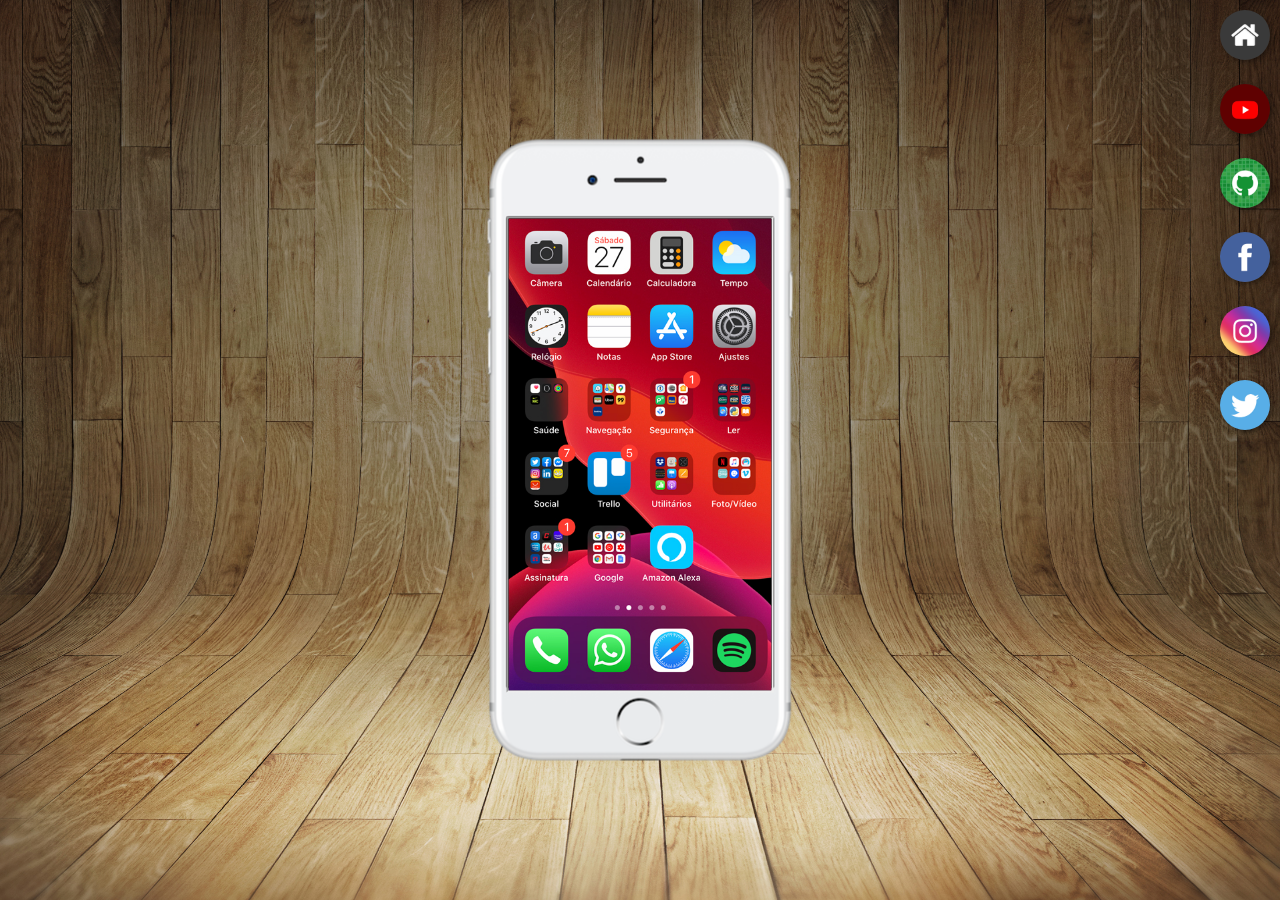
<file: index.html>
<!DOCTYPE html>
<html lang="pt-br">
<head>
    <meta charset="UTF-8">
    <meta name="viewport" content="width=], initial-scale=1.0">
    <title>Projeto Redes Sociais</title>
    <link rel="shortcut icon" href="favicon.ico" type="image/x-icon">
    <link rel="stylesheet" href="estilos/style.css">
</head>
<body>
    <main>
        <section id="telefone">
            <iframe src="home.html" name="tela" id=tela >
                Seu navegador não é compativel com isso.
            </iframe>
        </section>
        <section id="redes-sociais">
            <a href="home.html" target="tela"><img src="imagens/logo-home.jpg" alt="home"></a> <br>
            <a href="youtube.html" target="tela"><img src="imagens/logo-youtube.jpg" alt=""></a> <br>
            <a href="github.html" target="tela"><img src="imagens/logo-github.jpg" alt=""></a> <br>
            <a href="facebook.html" target="tela"><img src="imagens/logo-facebook.jpg" alt=""></a> <br>
            <a href="instagram.html" target="tela"><img src="imagens/logo-instagram.jpg" alt=""></a> <br>
            <a href="twitter.html" target="tela"><img src="imagens/logo-twitter.jpg" alt=""></a>
        </section>
    </main>
</body>
</html>
</file>
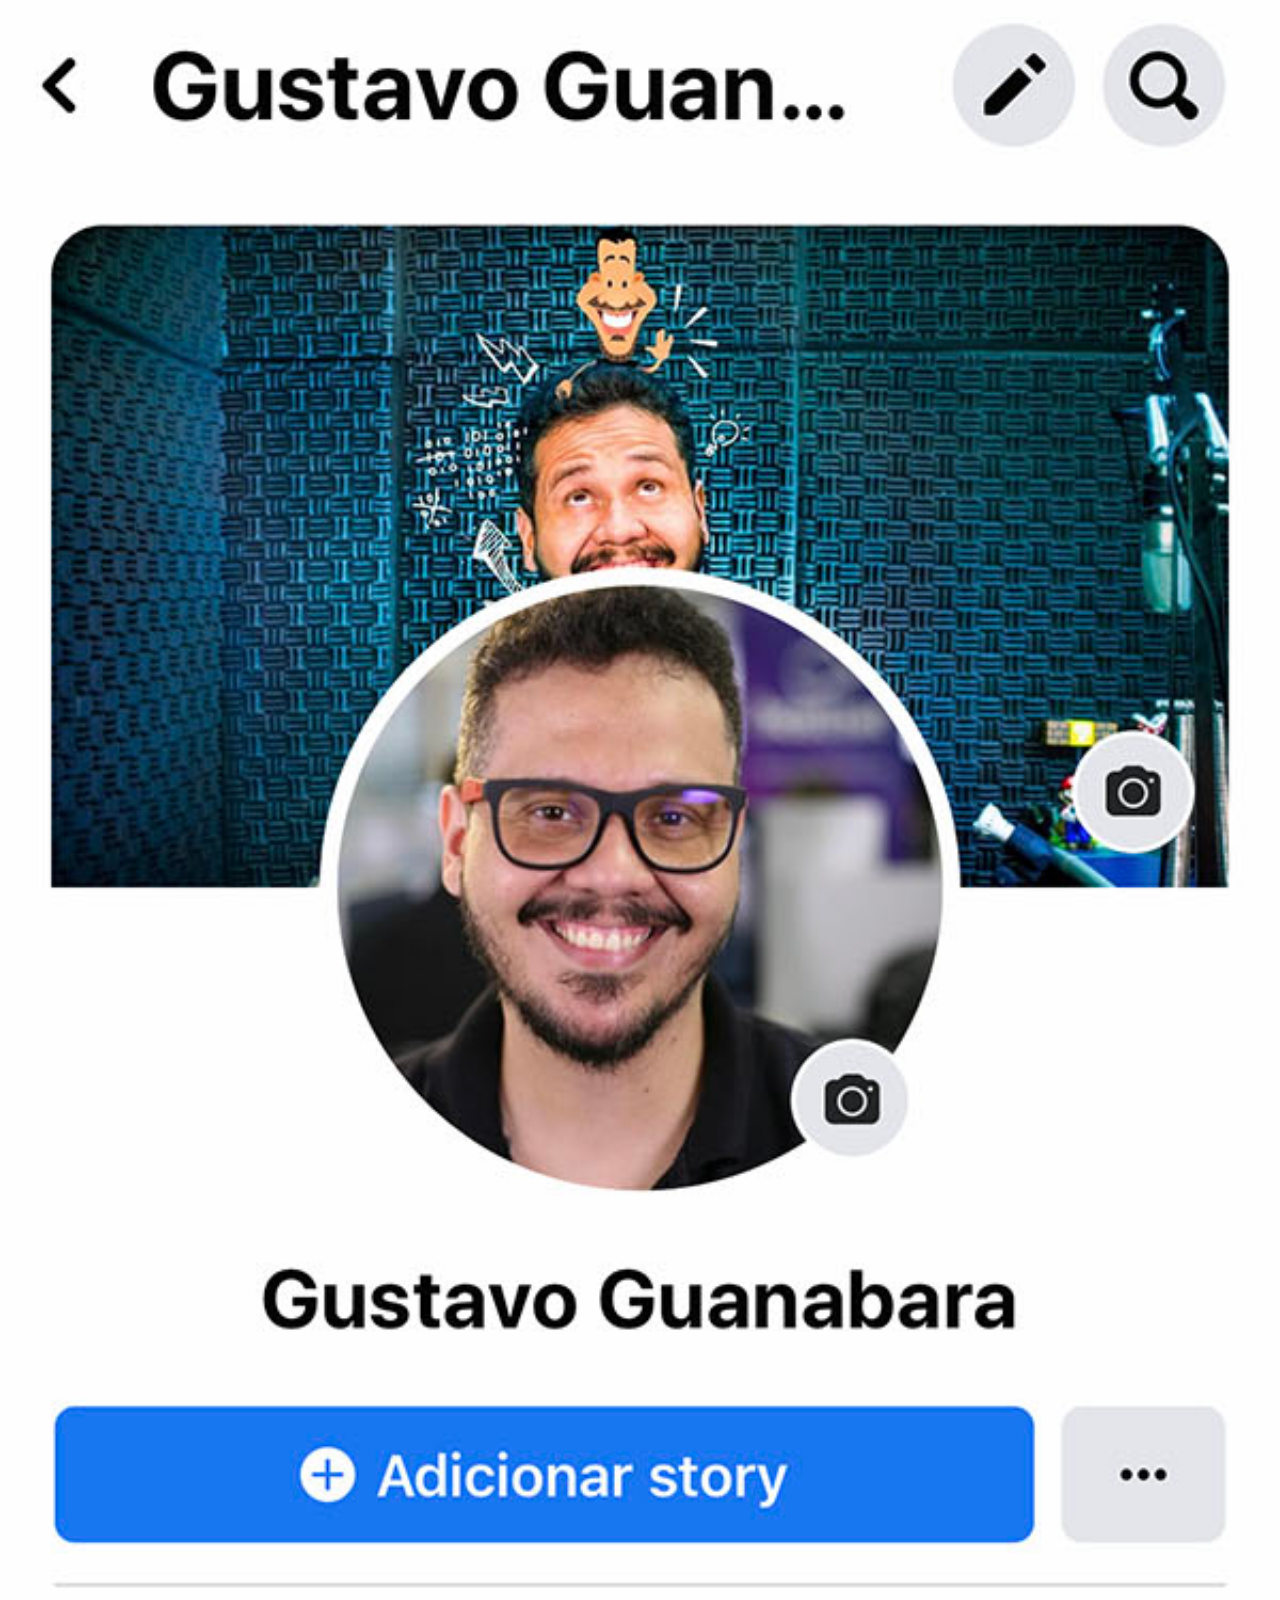
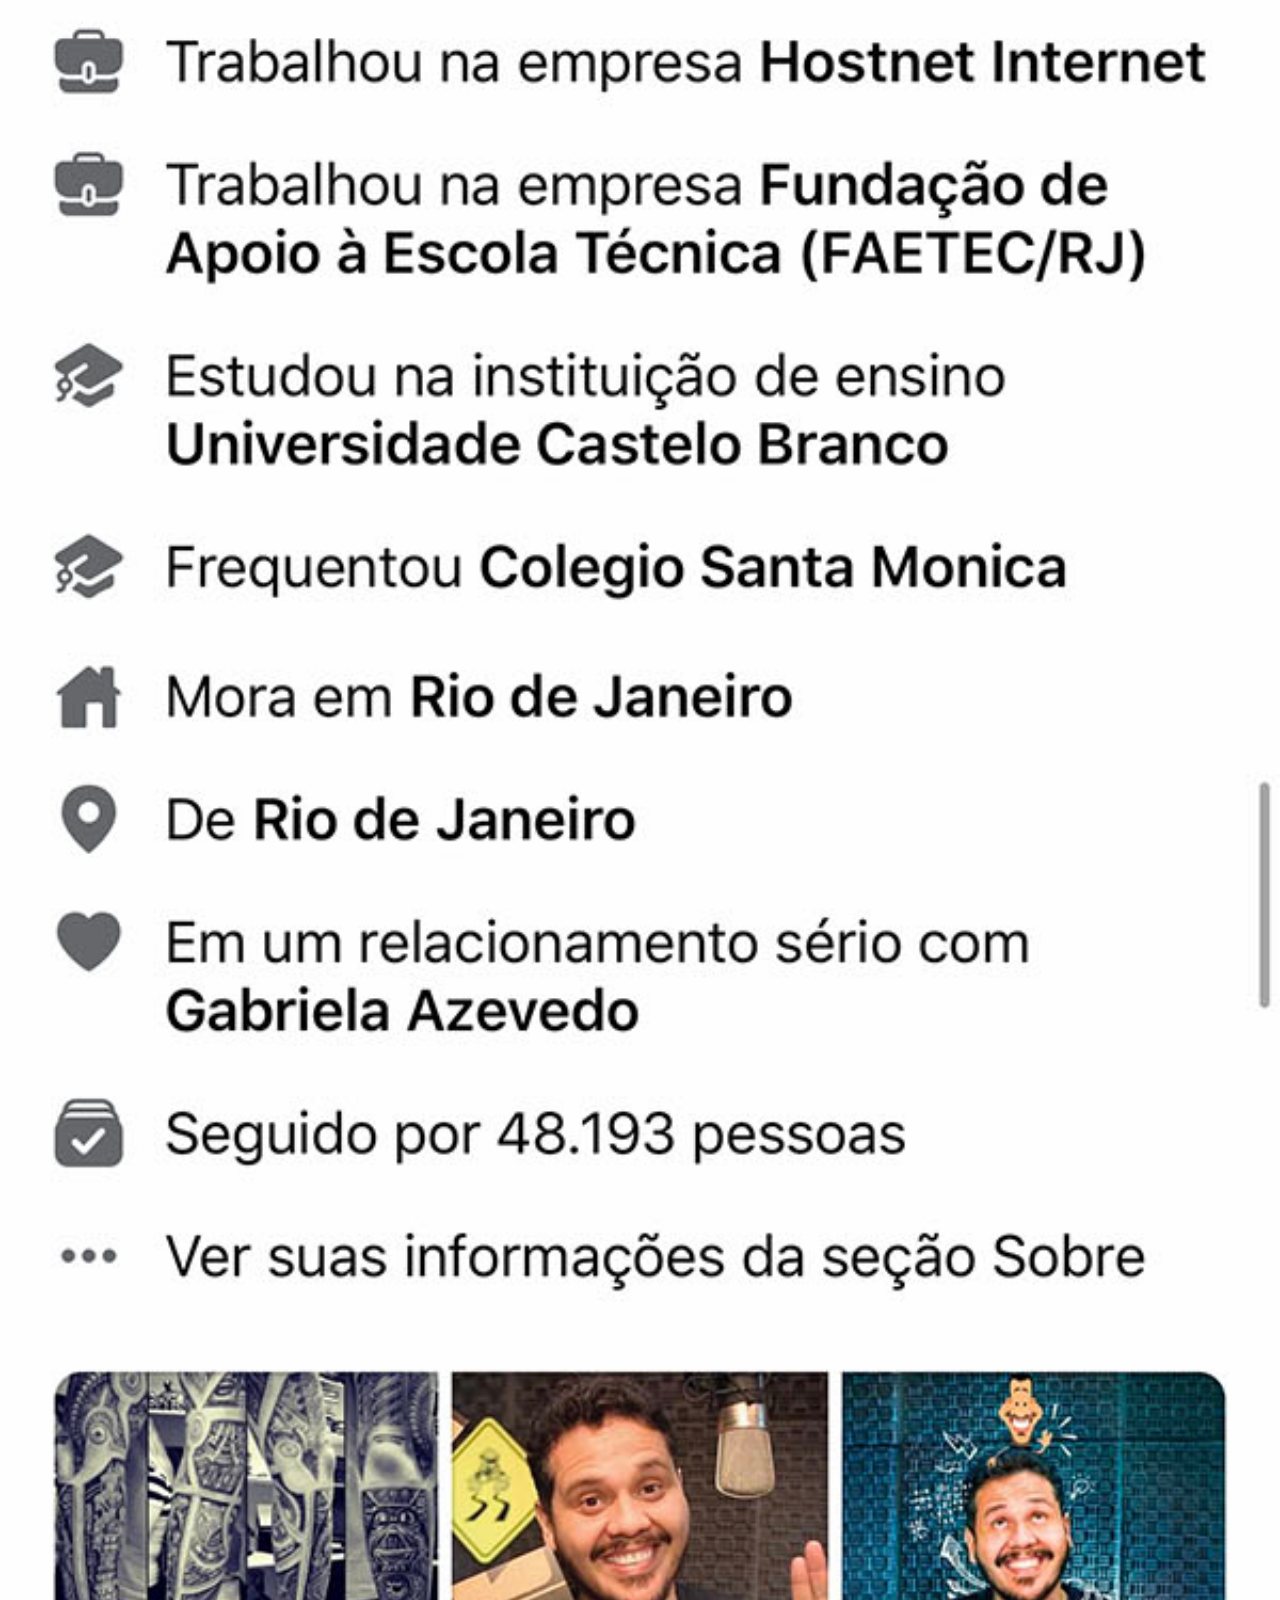
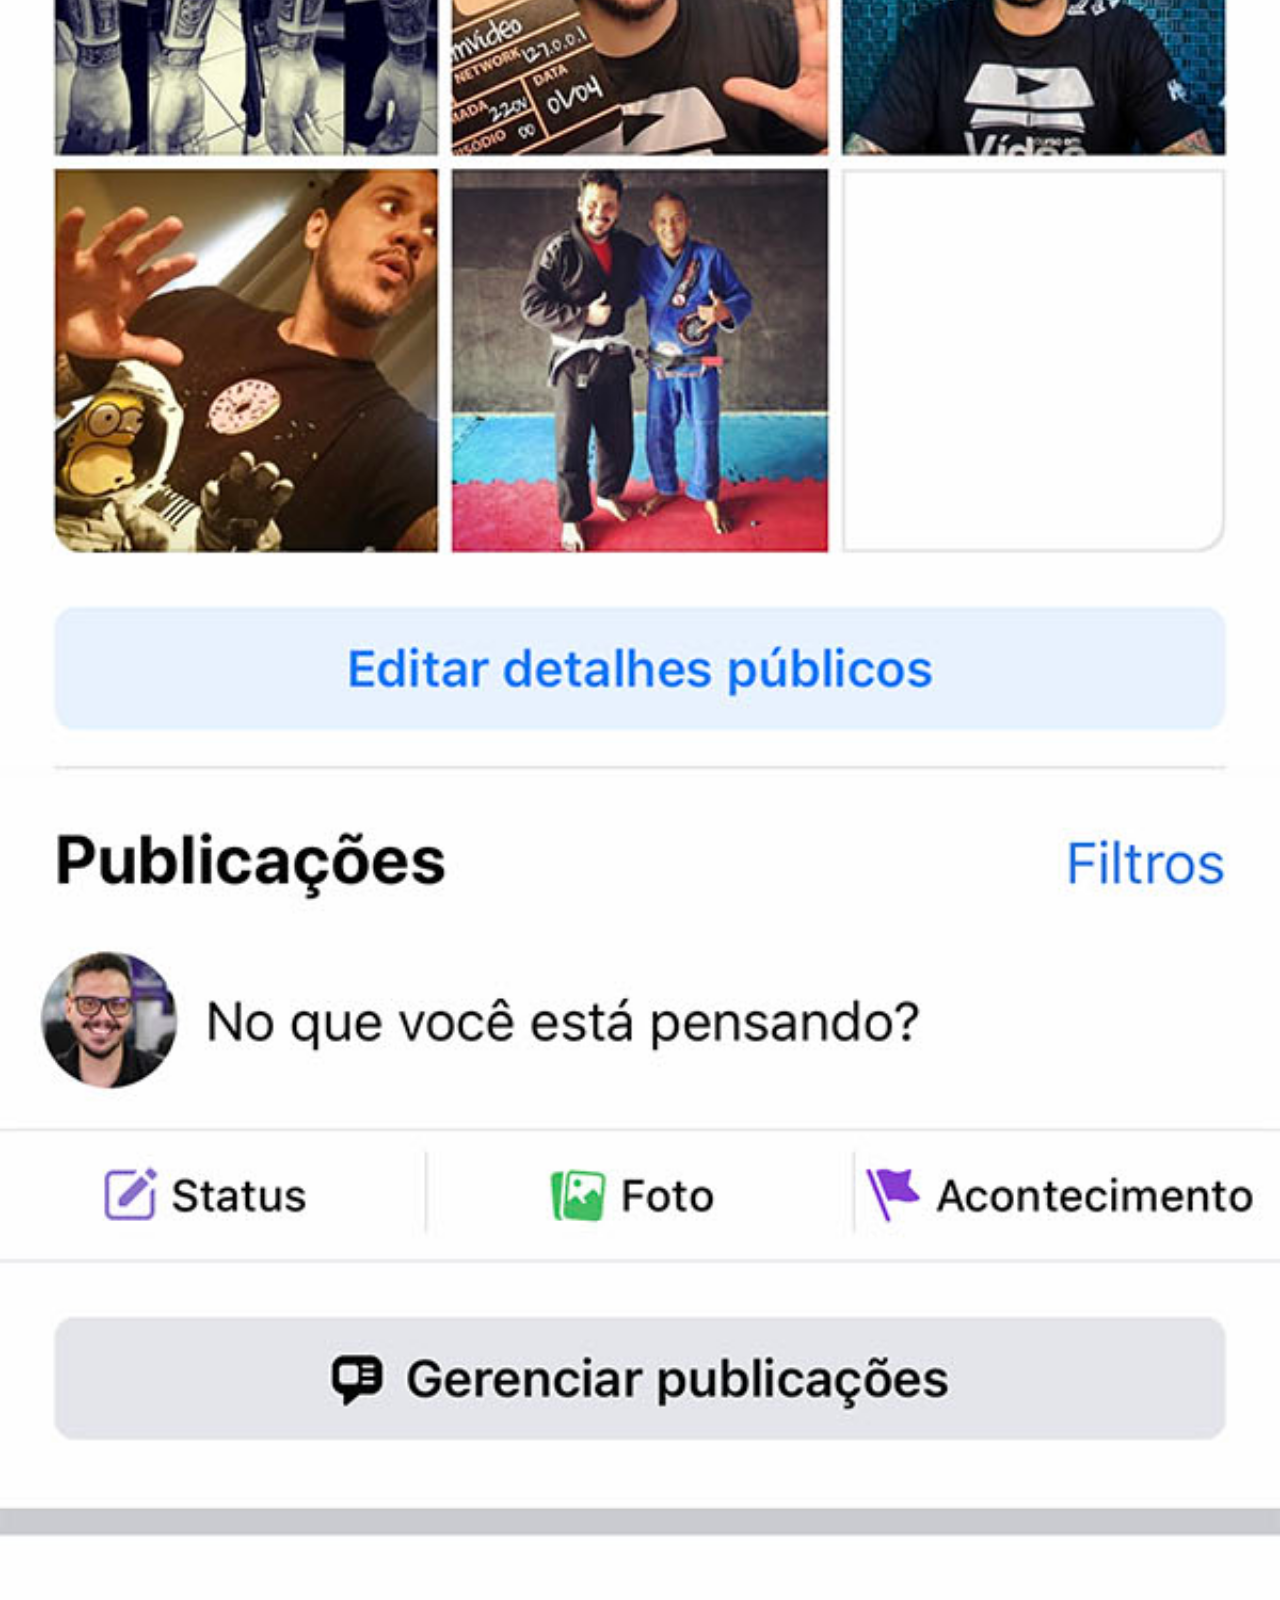
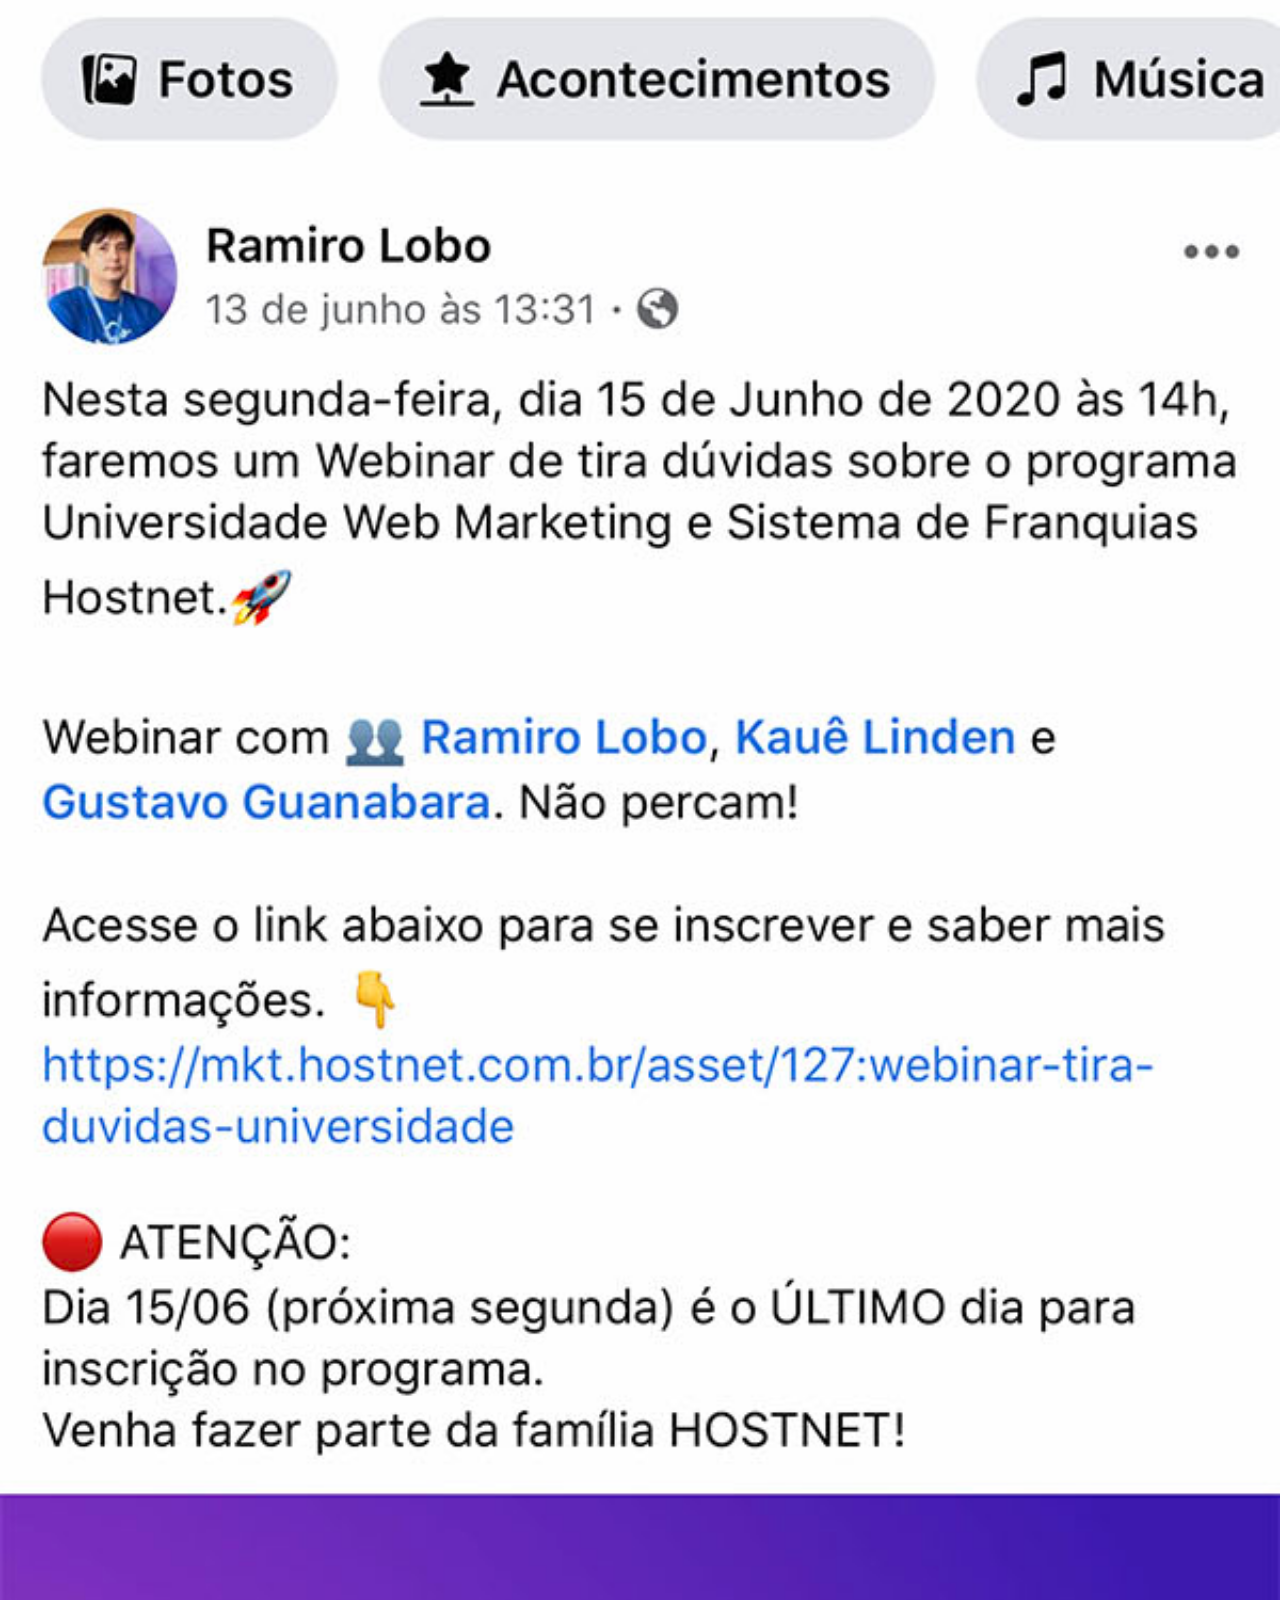
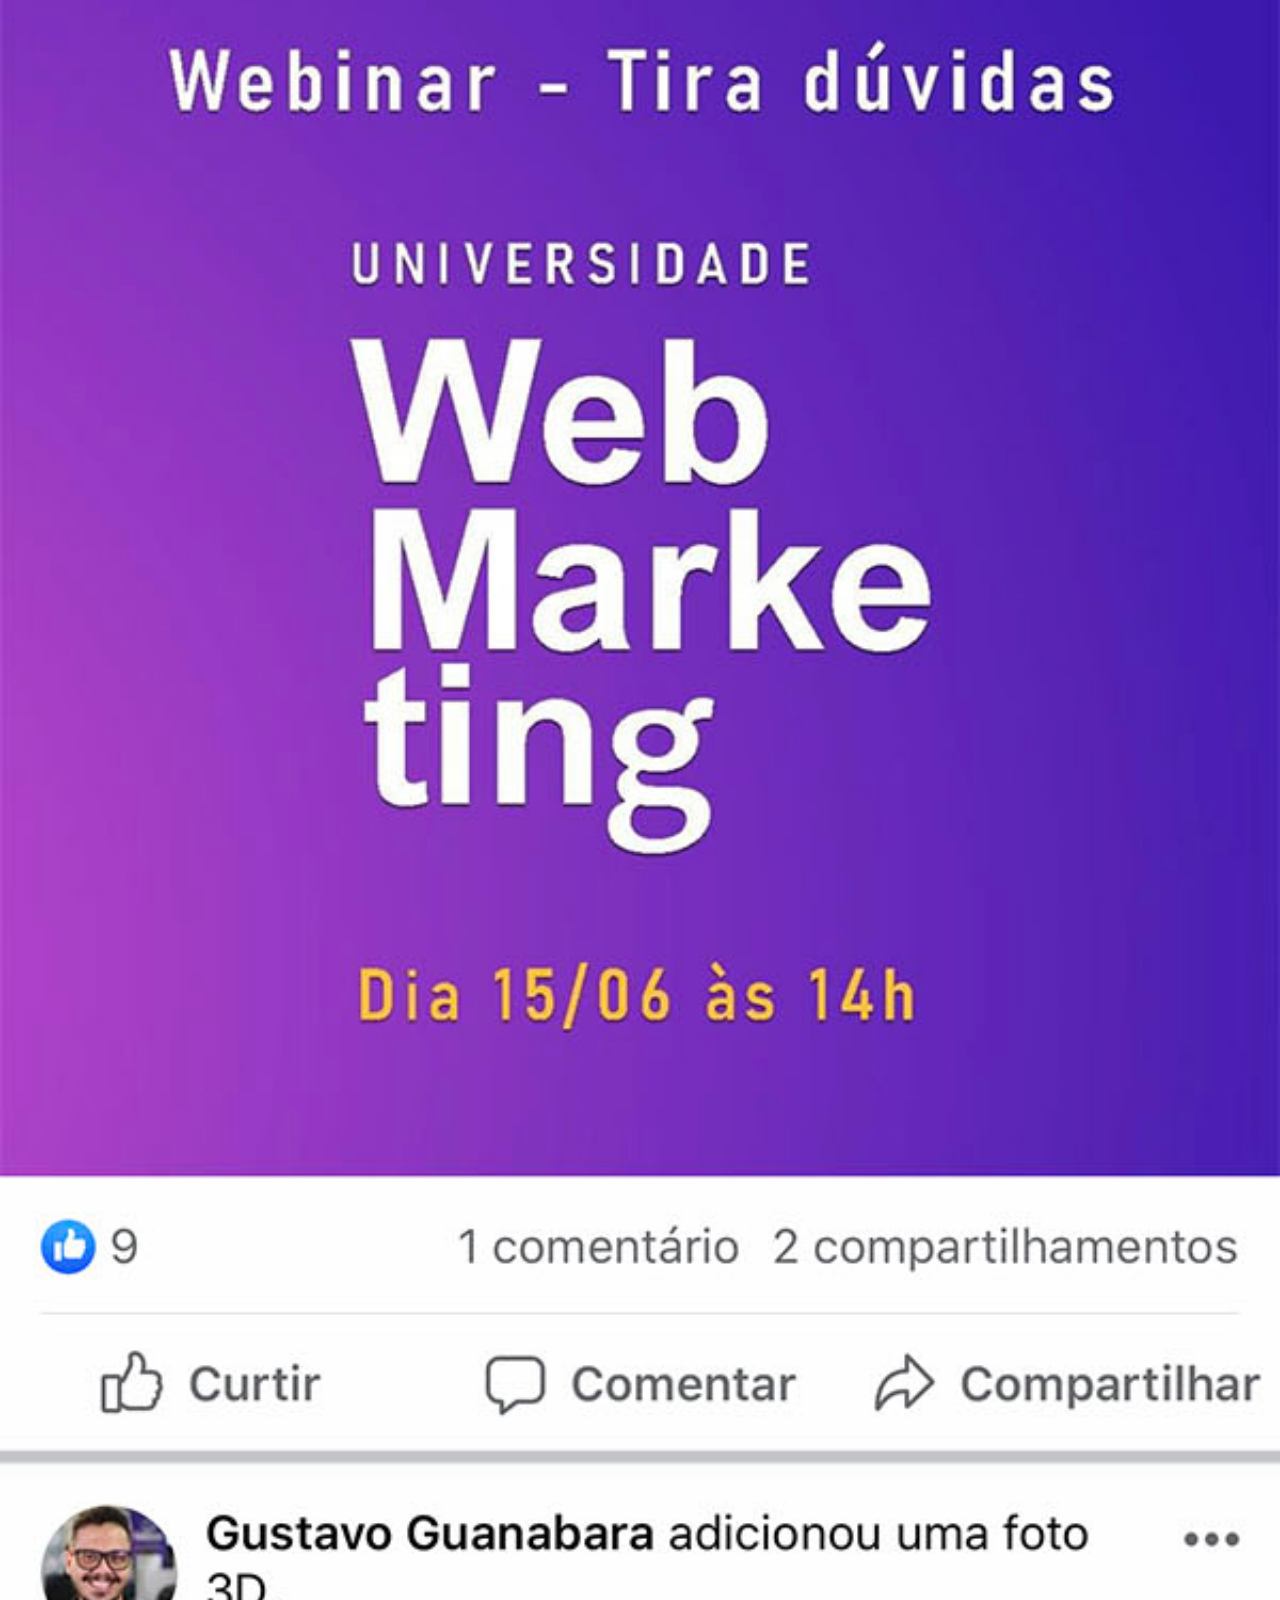
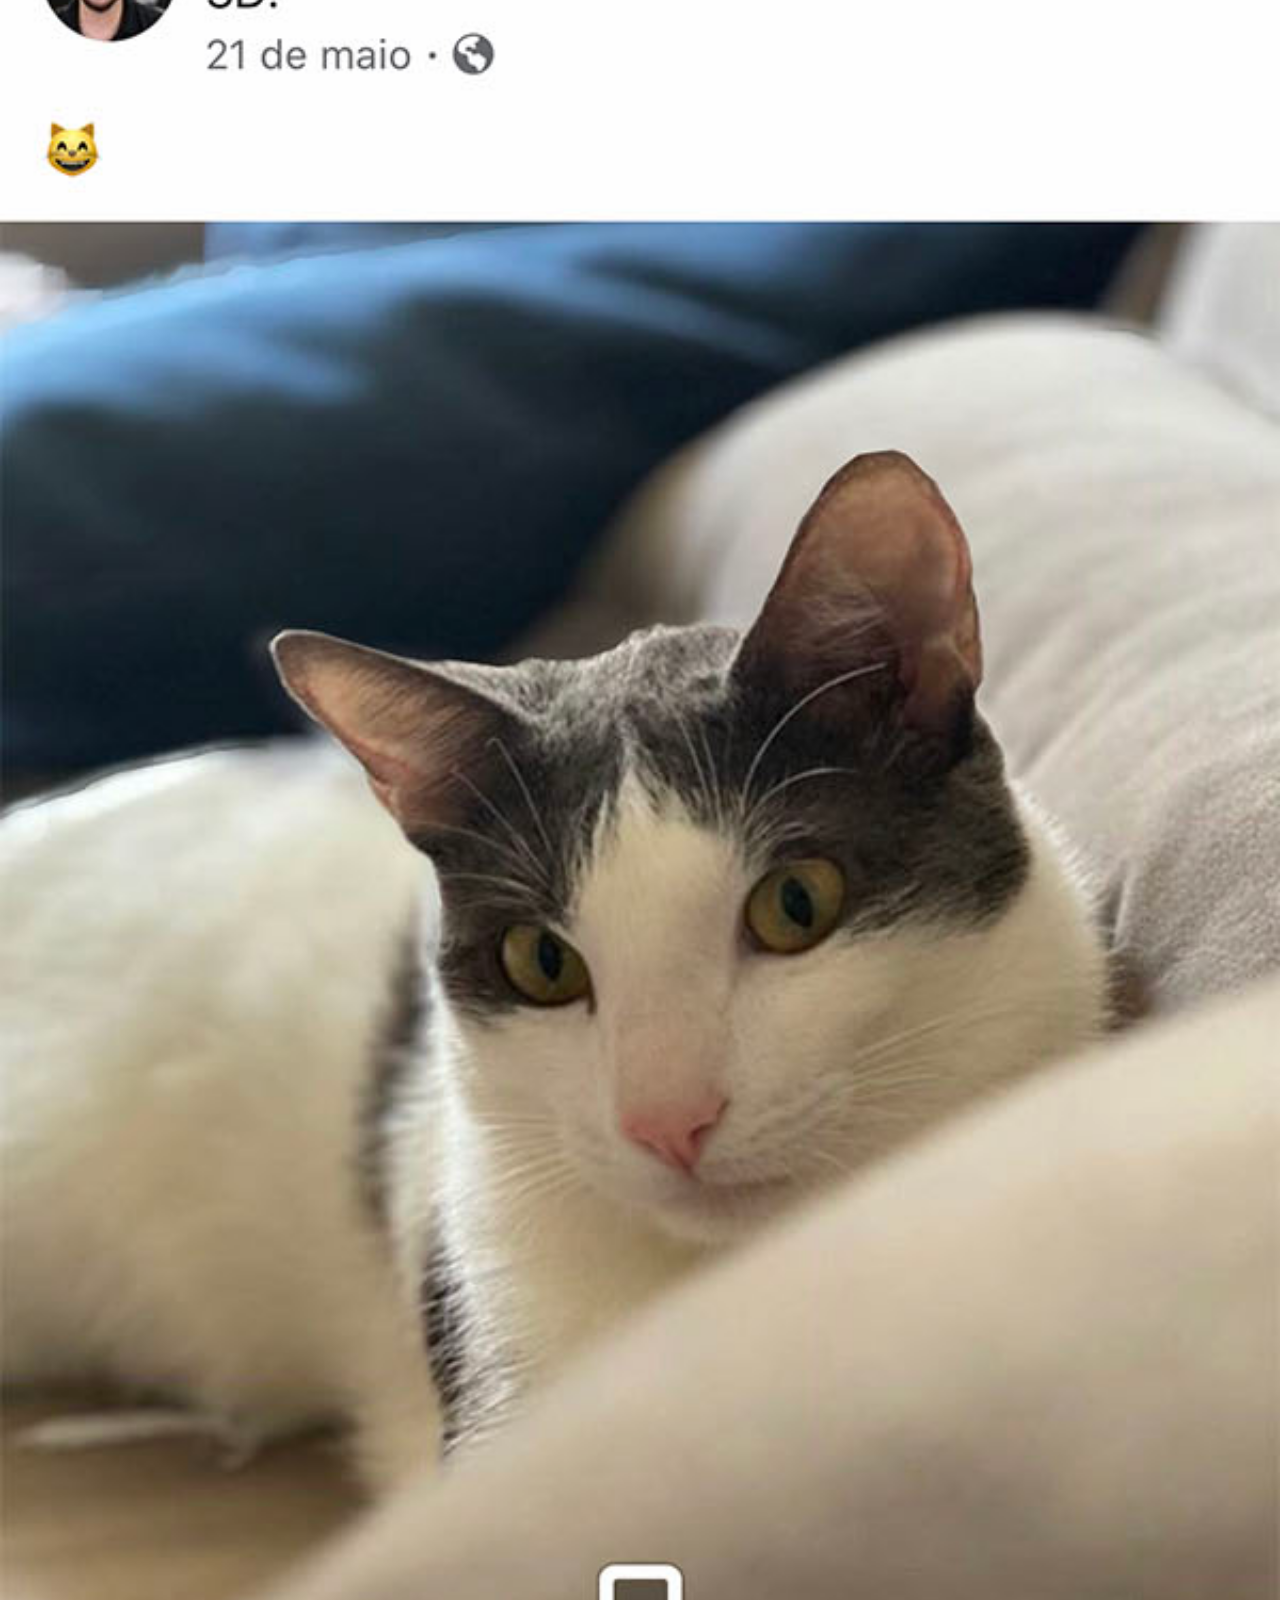
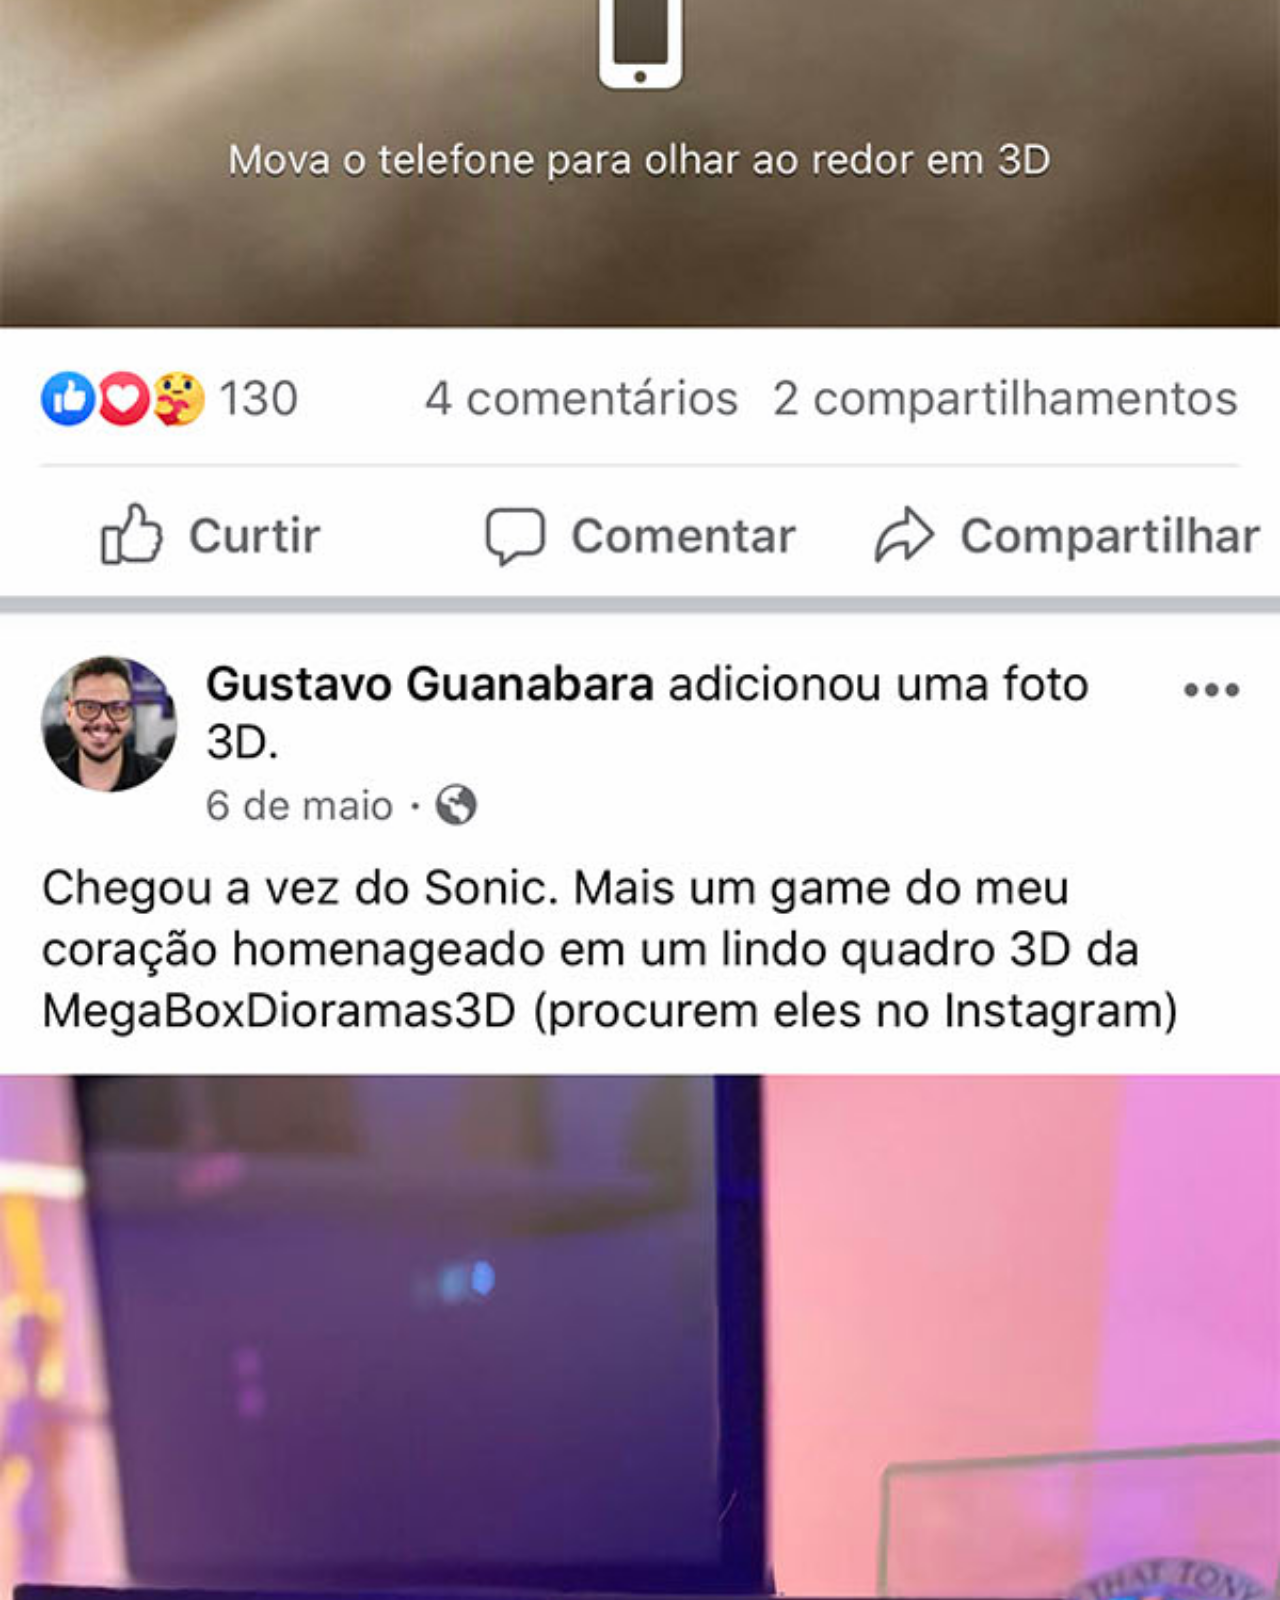
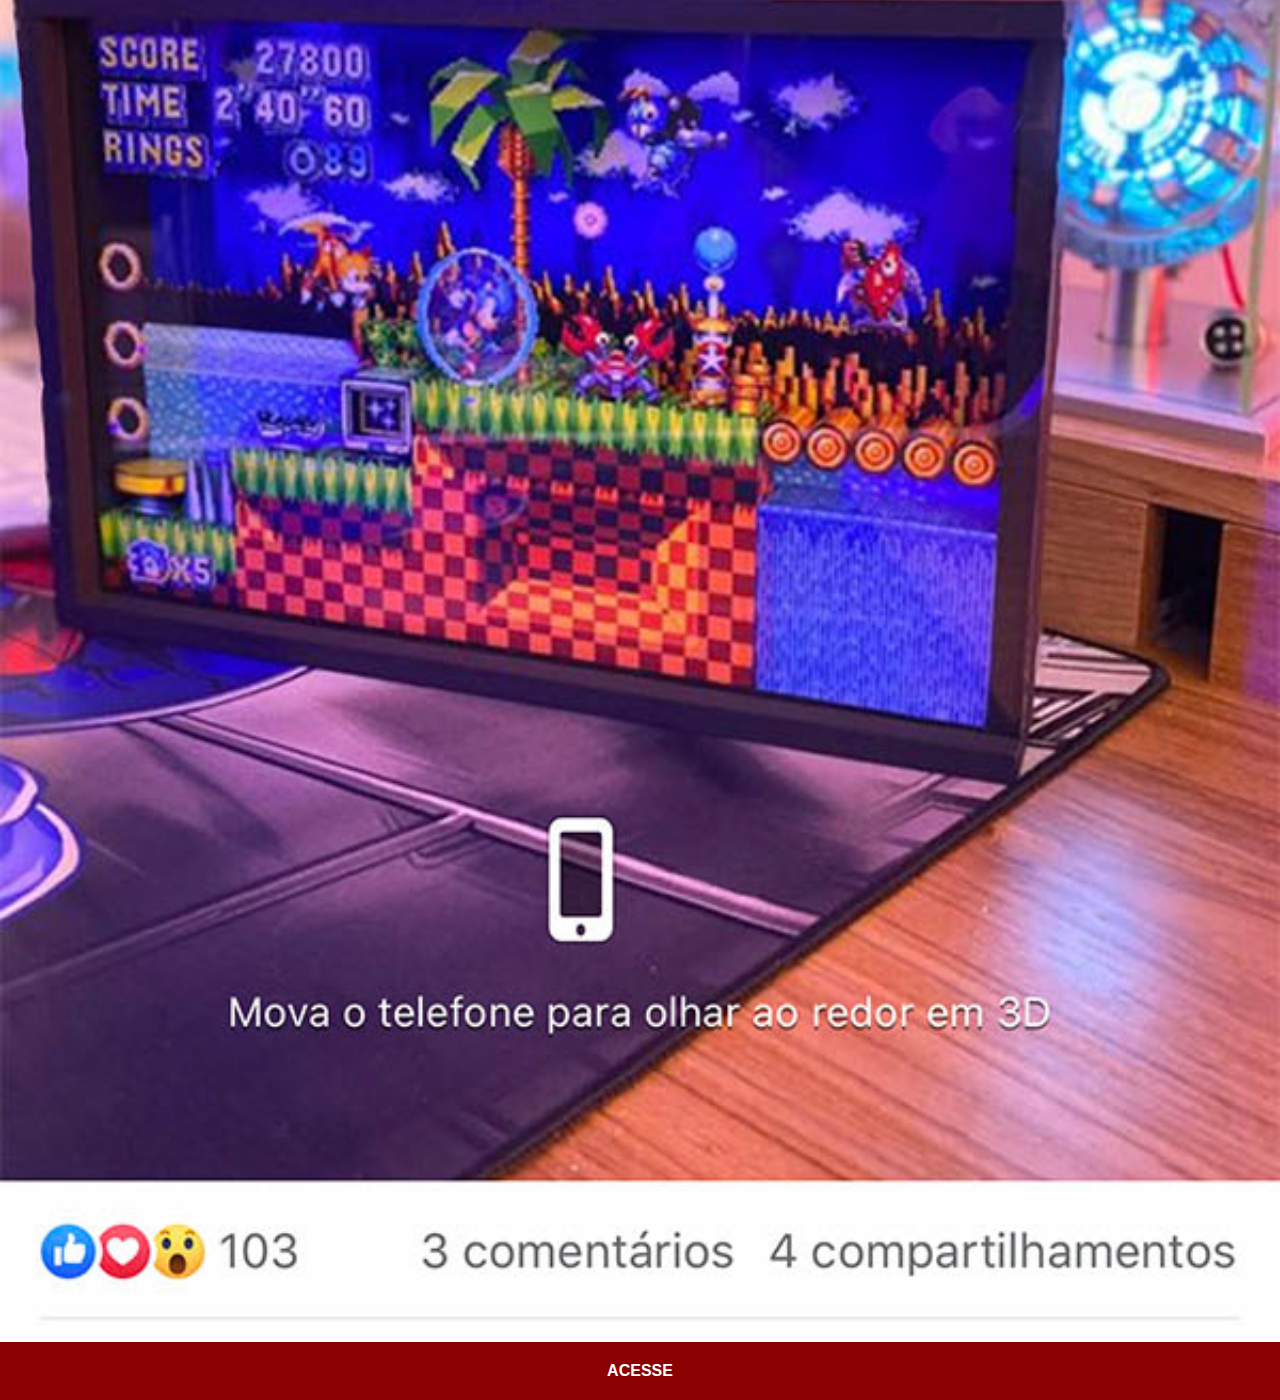
<file: facebook.html>
<!DOCTYPE html>
<html lang="pt-br">
<head>
    <meta charset="UTF-8">
    <meta name="viewport" content="width=device-width, initial-scale=1.0">
    <title>facebook</title>
    <link rel="stylesheet" href="estilos/social.css">
</head>
<body>
    <img src="imagens/tela-facebook.jpg" alt="facebook">
    <a href="https://www.facebook.com/gustavoguanabara/?locale=pt_BR" targer="_blank">ACESSE</a>
</body>
</html>
</file>
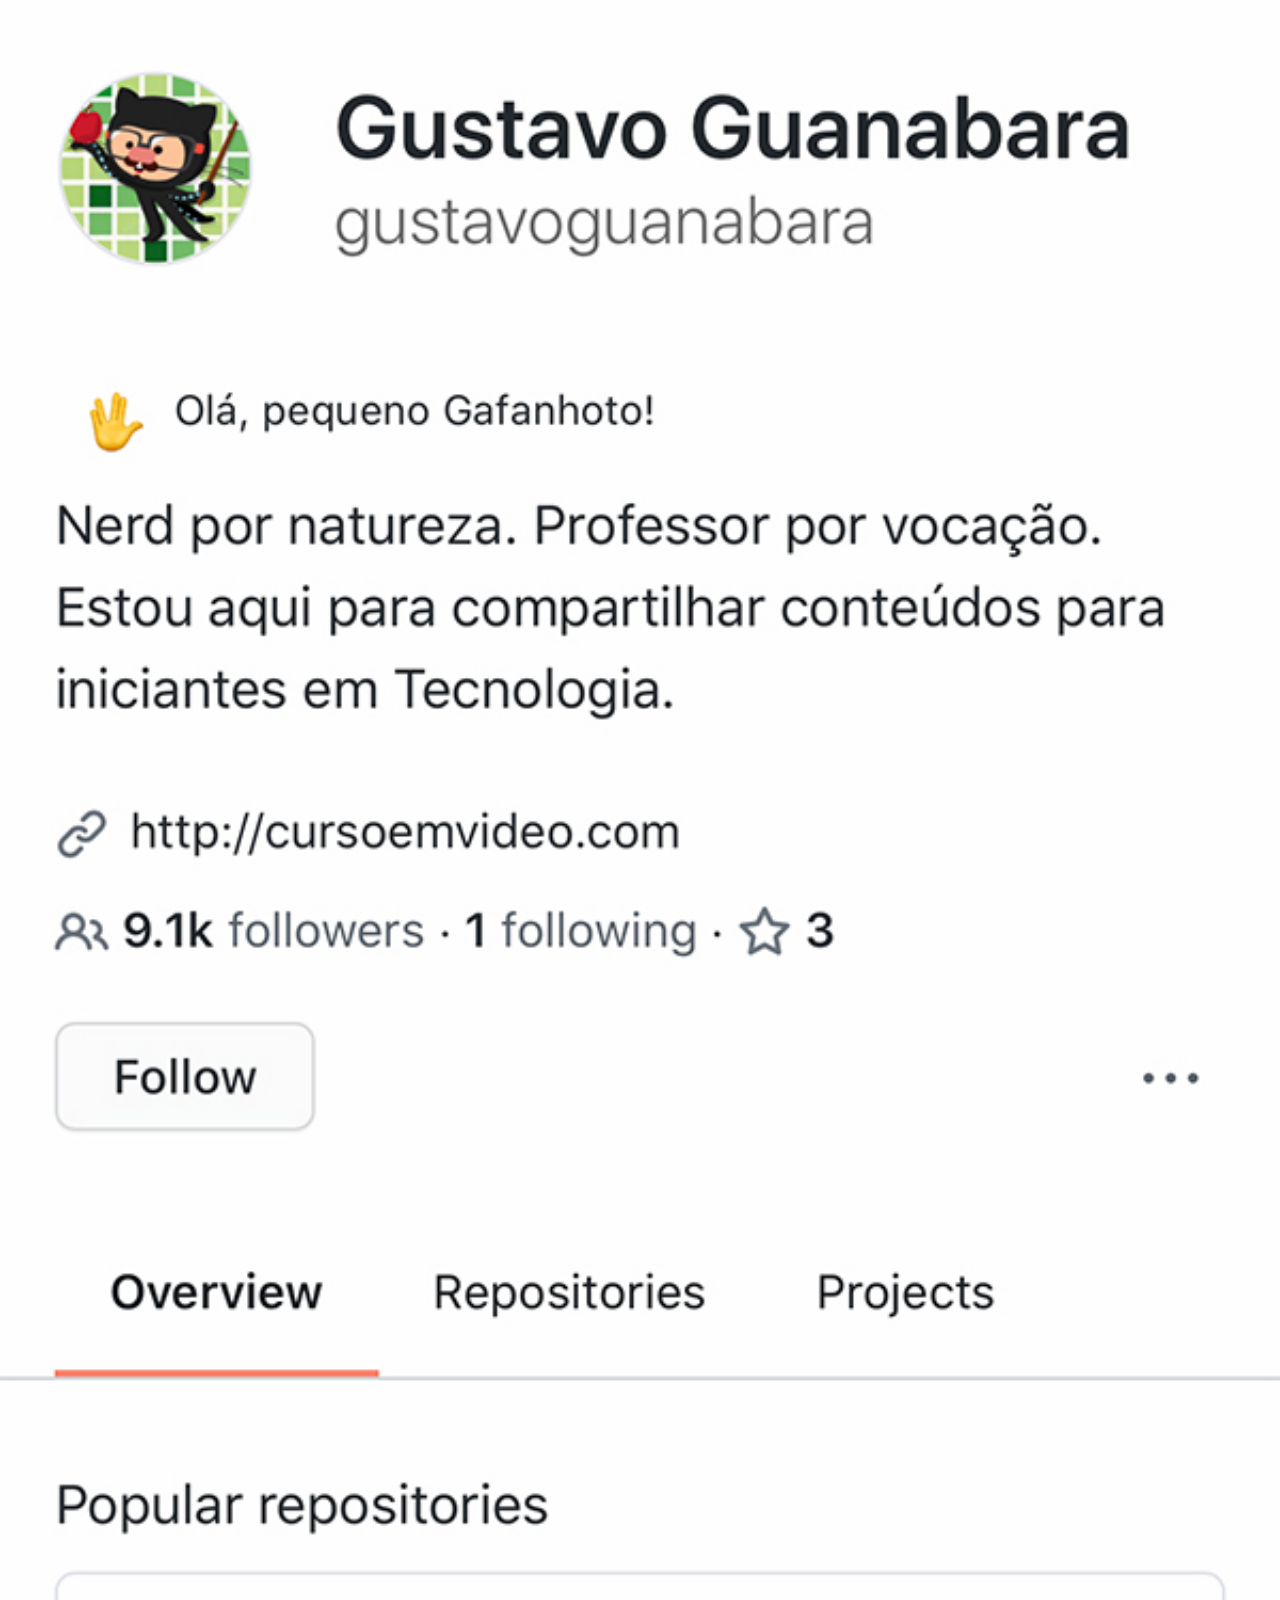
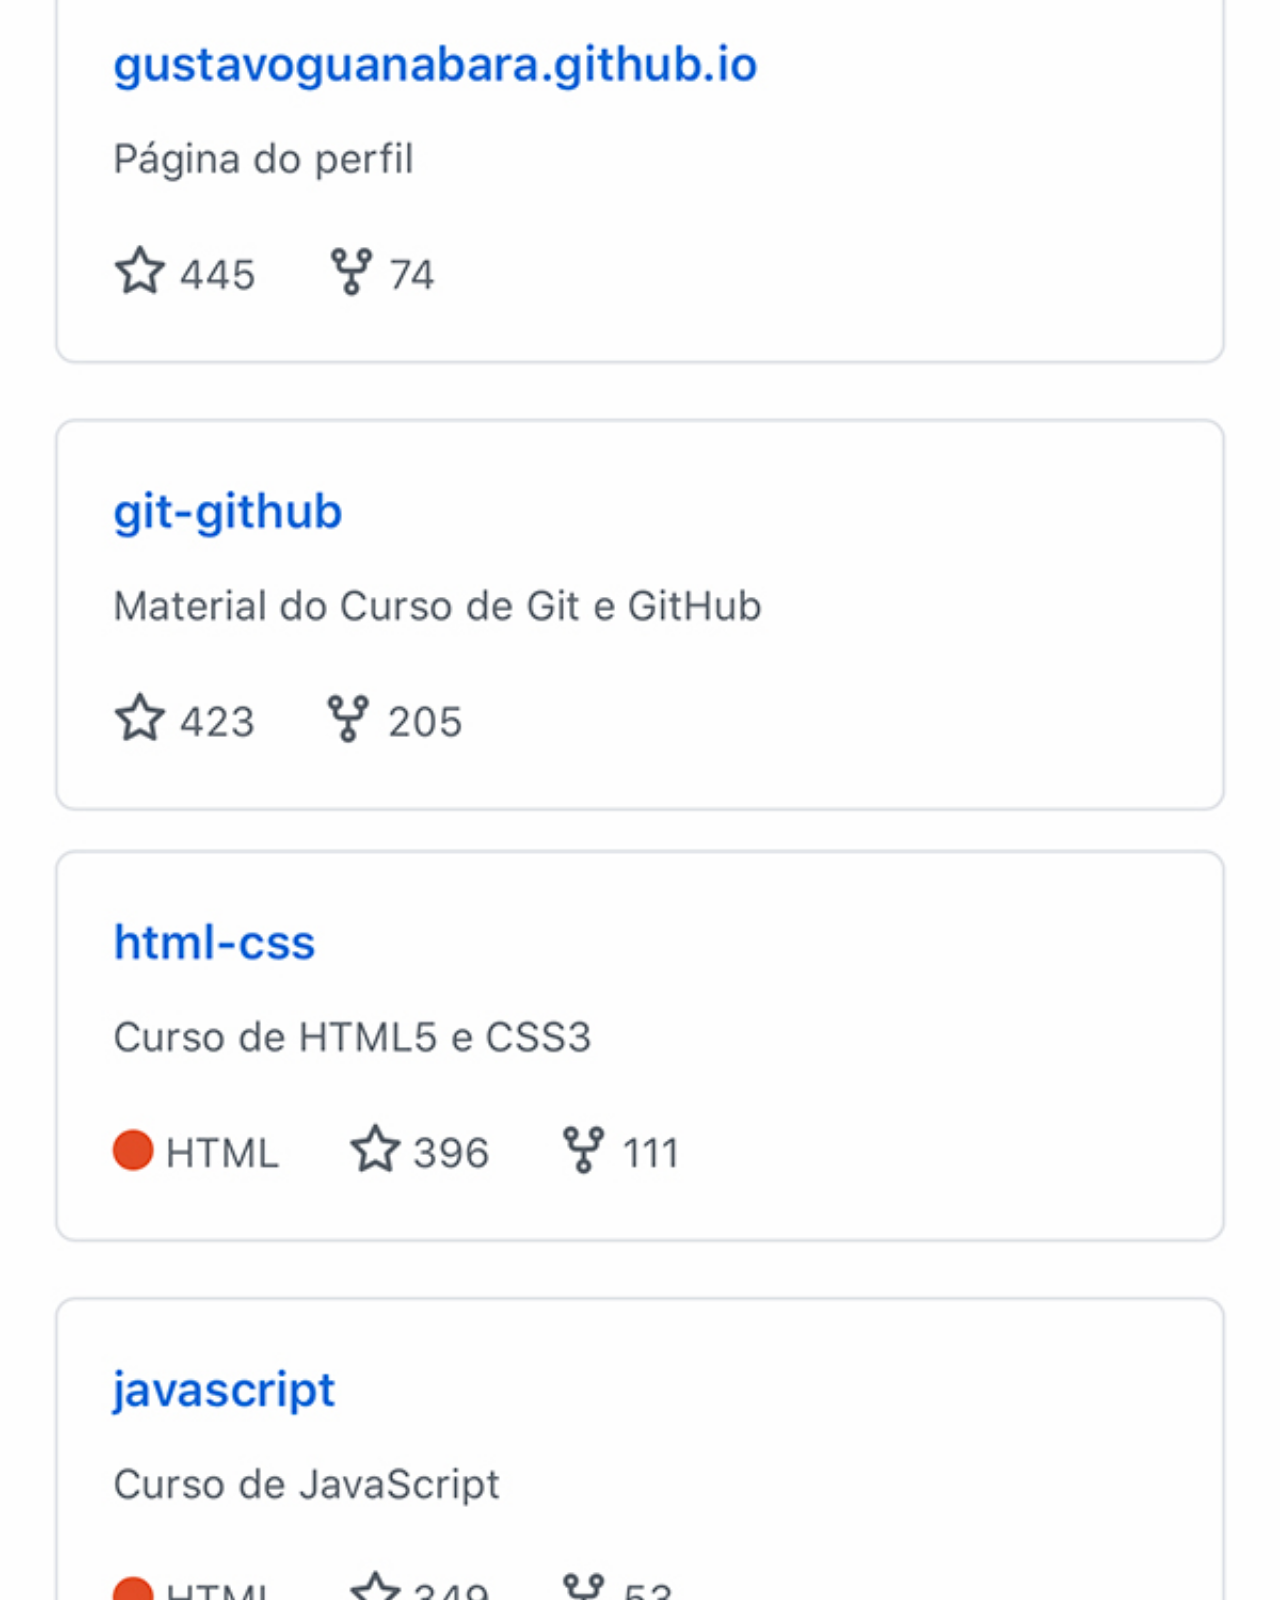
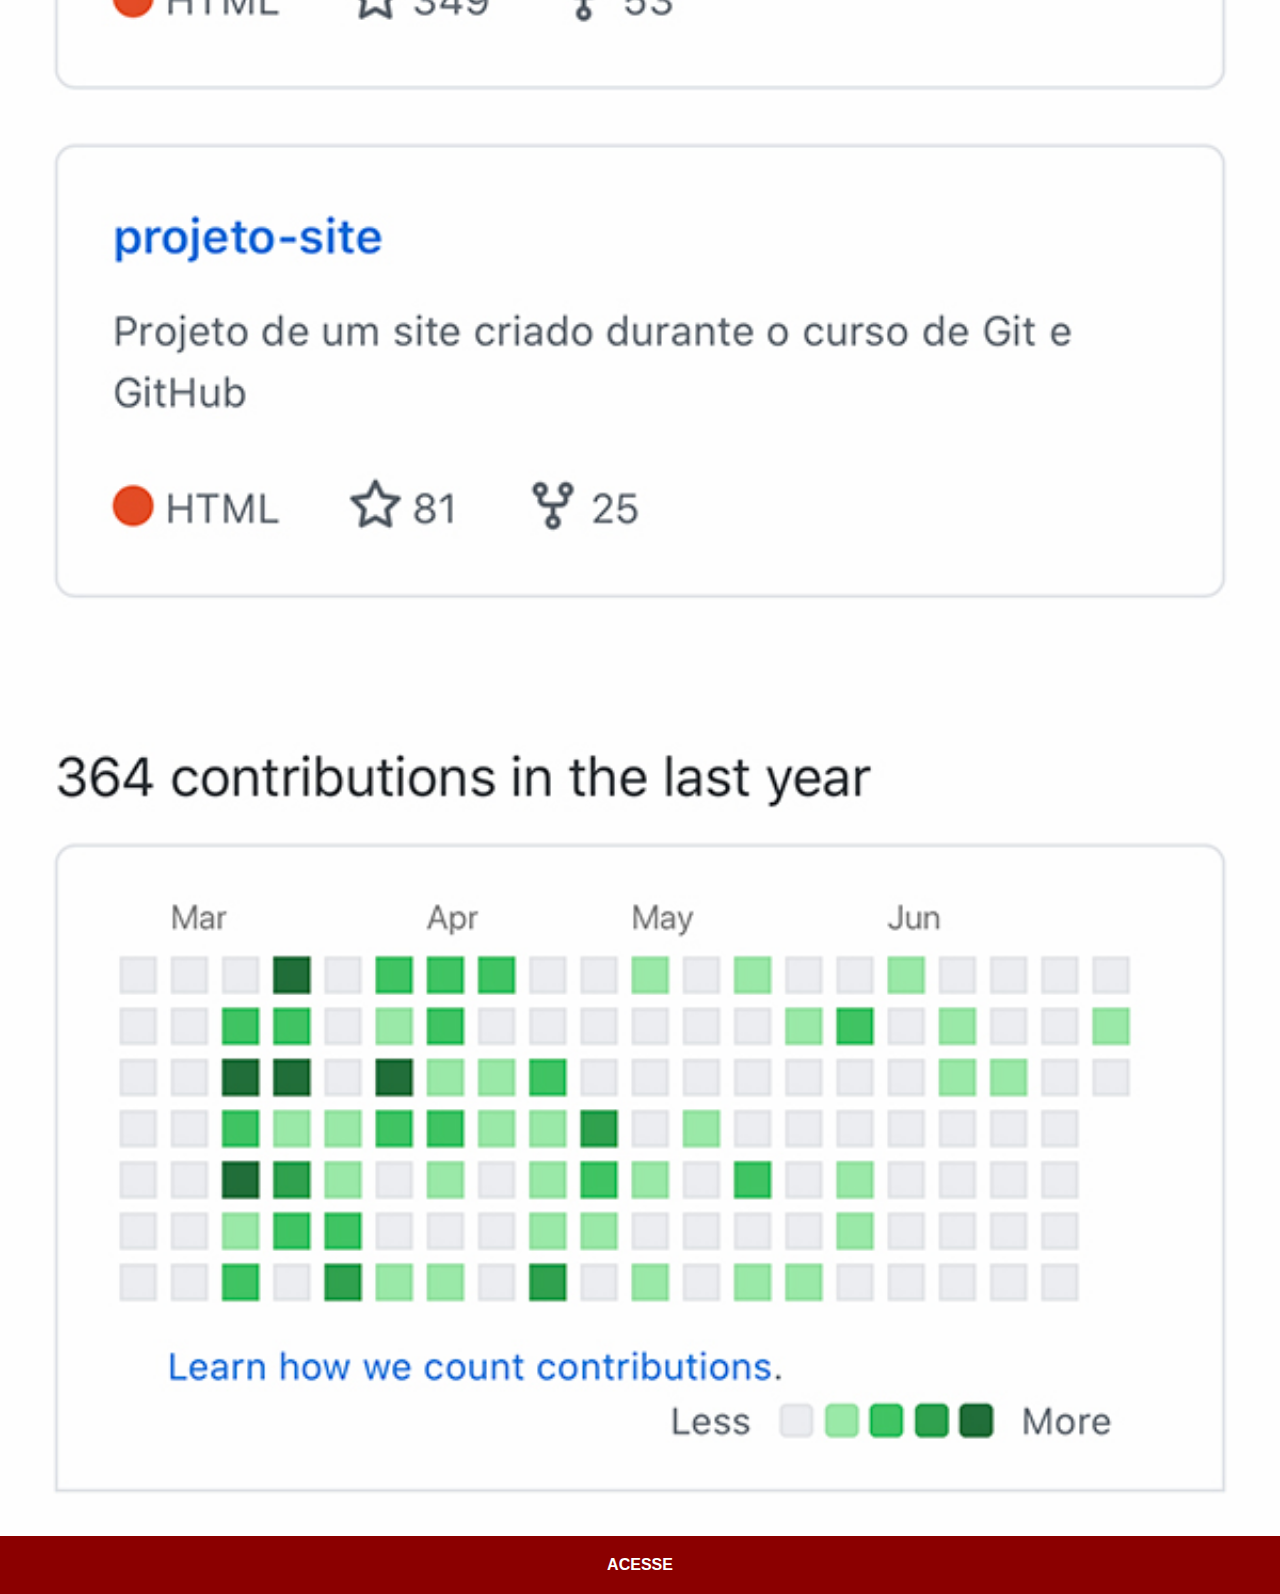
<file: github.html>
<!DOCTYPE html>
<html lang="pt-br">
<head>
    <meta charset="UTF-8">
    <meta name="viewport" content="width=device-width, initial-scale=1.0">
    <title>github</title>
    <link rel="stylesheet" href="estilos/social.css">
</head>
<body>
    <img src="imagens/tela-github.jpg" alt="github">
    <a href="https://github.com/gustavoguanabara">ACESSE</a>
</body>
</html>
</file>
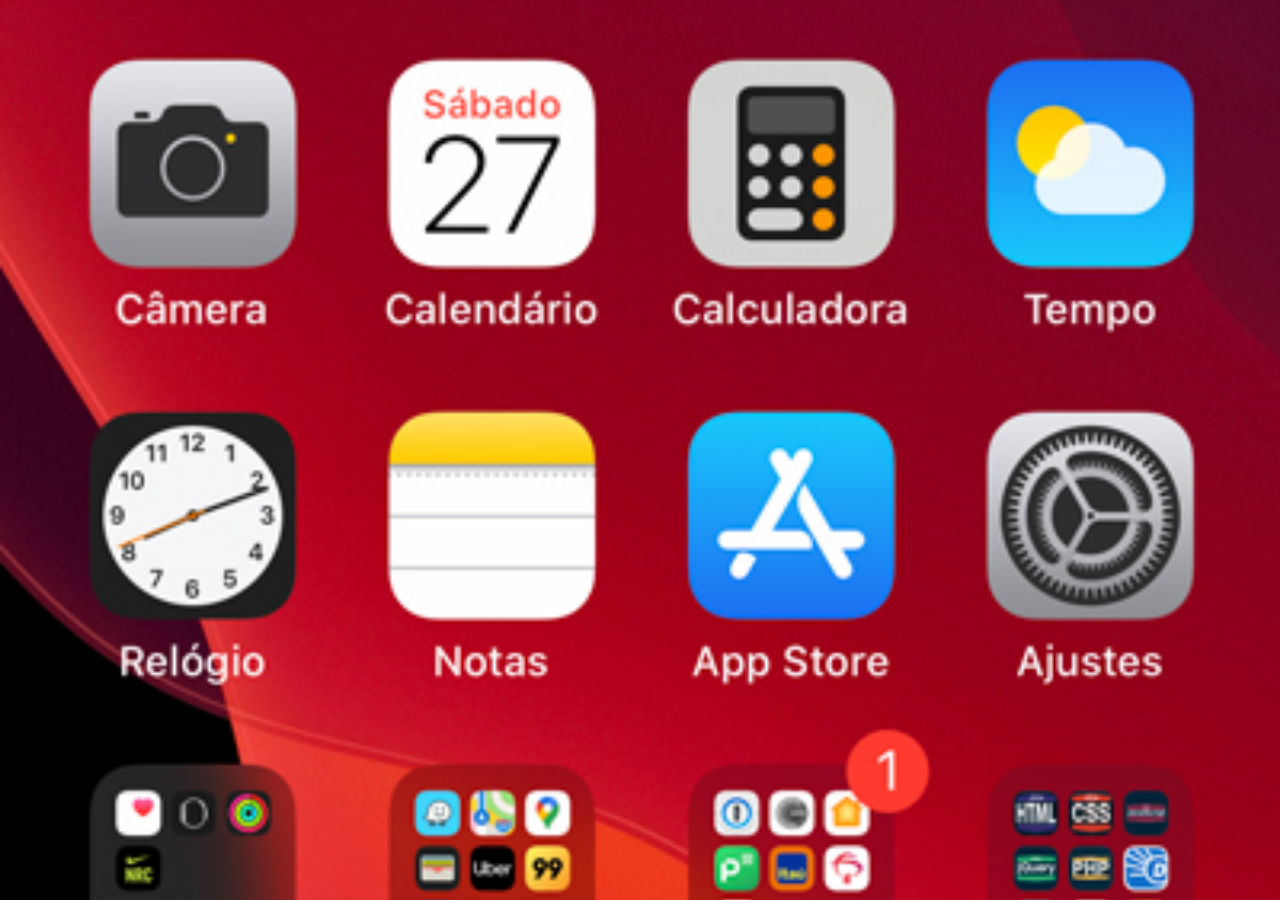
<file: home.html>
<!DOCTYPE html>
<html lang="pt-br">
<head>
    <meta charset="UTF-8">
    <meta name="viewport" content="width=device-width, initial-scale=1.0">
    <title>Home</title>
</head>
<style>
    * {
        margin: 0px;
        padding: 0px;
    }

    body {
        width: 100vw;
        height: 100vh;
        background: black url(imagens/tela-home.jpg) no-repeat top center;
        background-size: cover;
    }

</style>
<body>
    
</body>
</html>
</file>
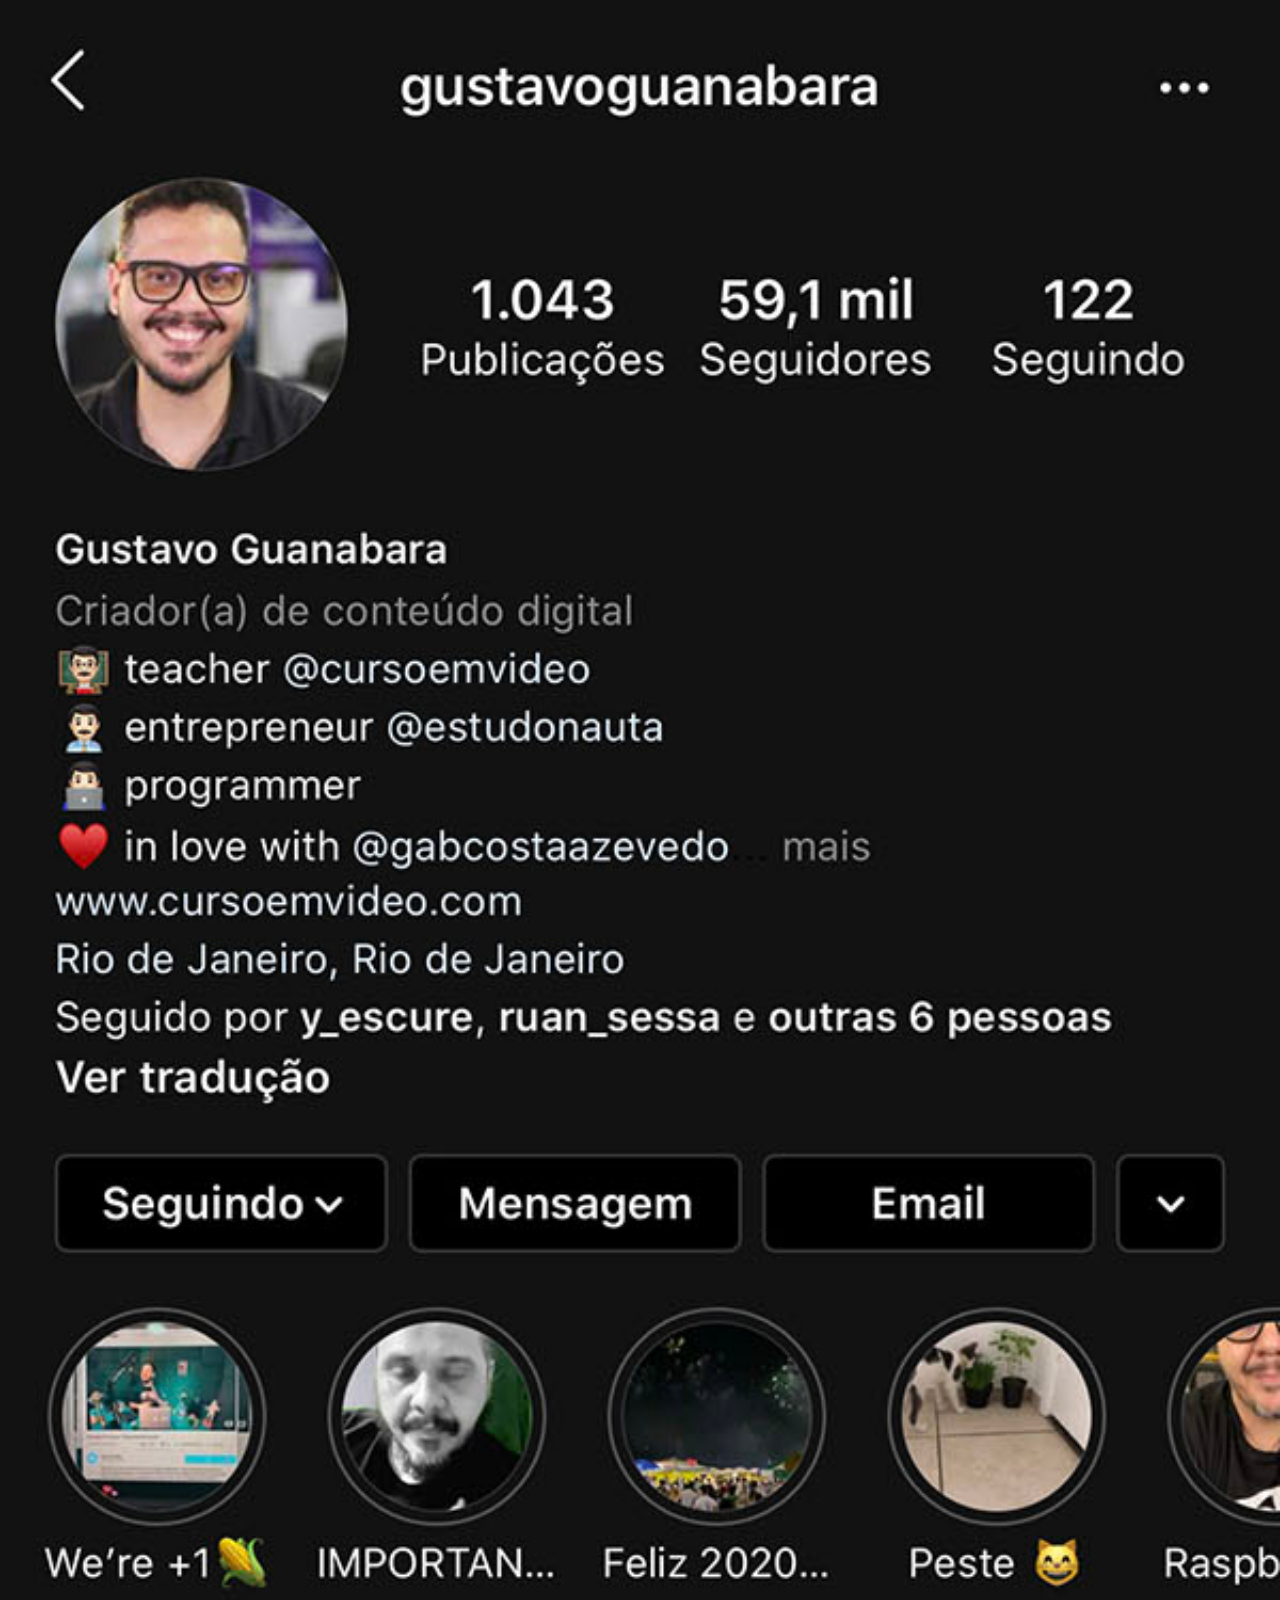
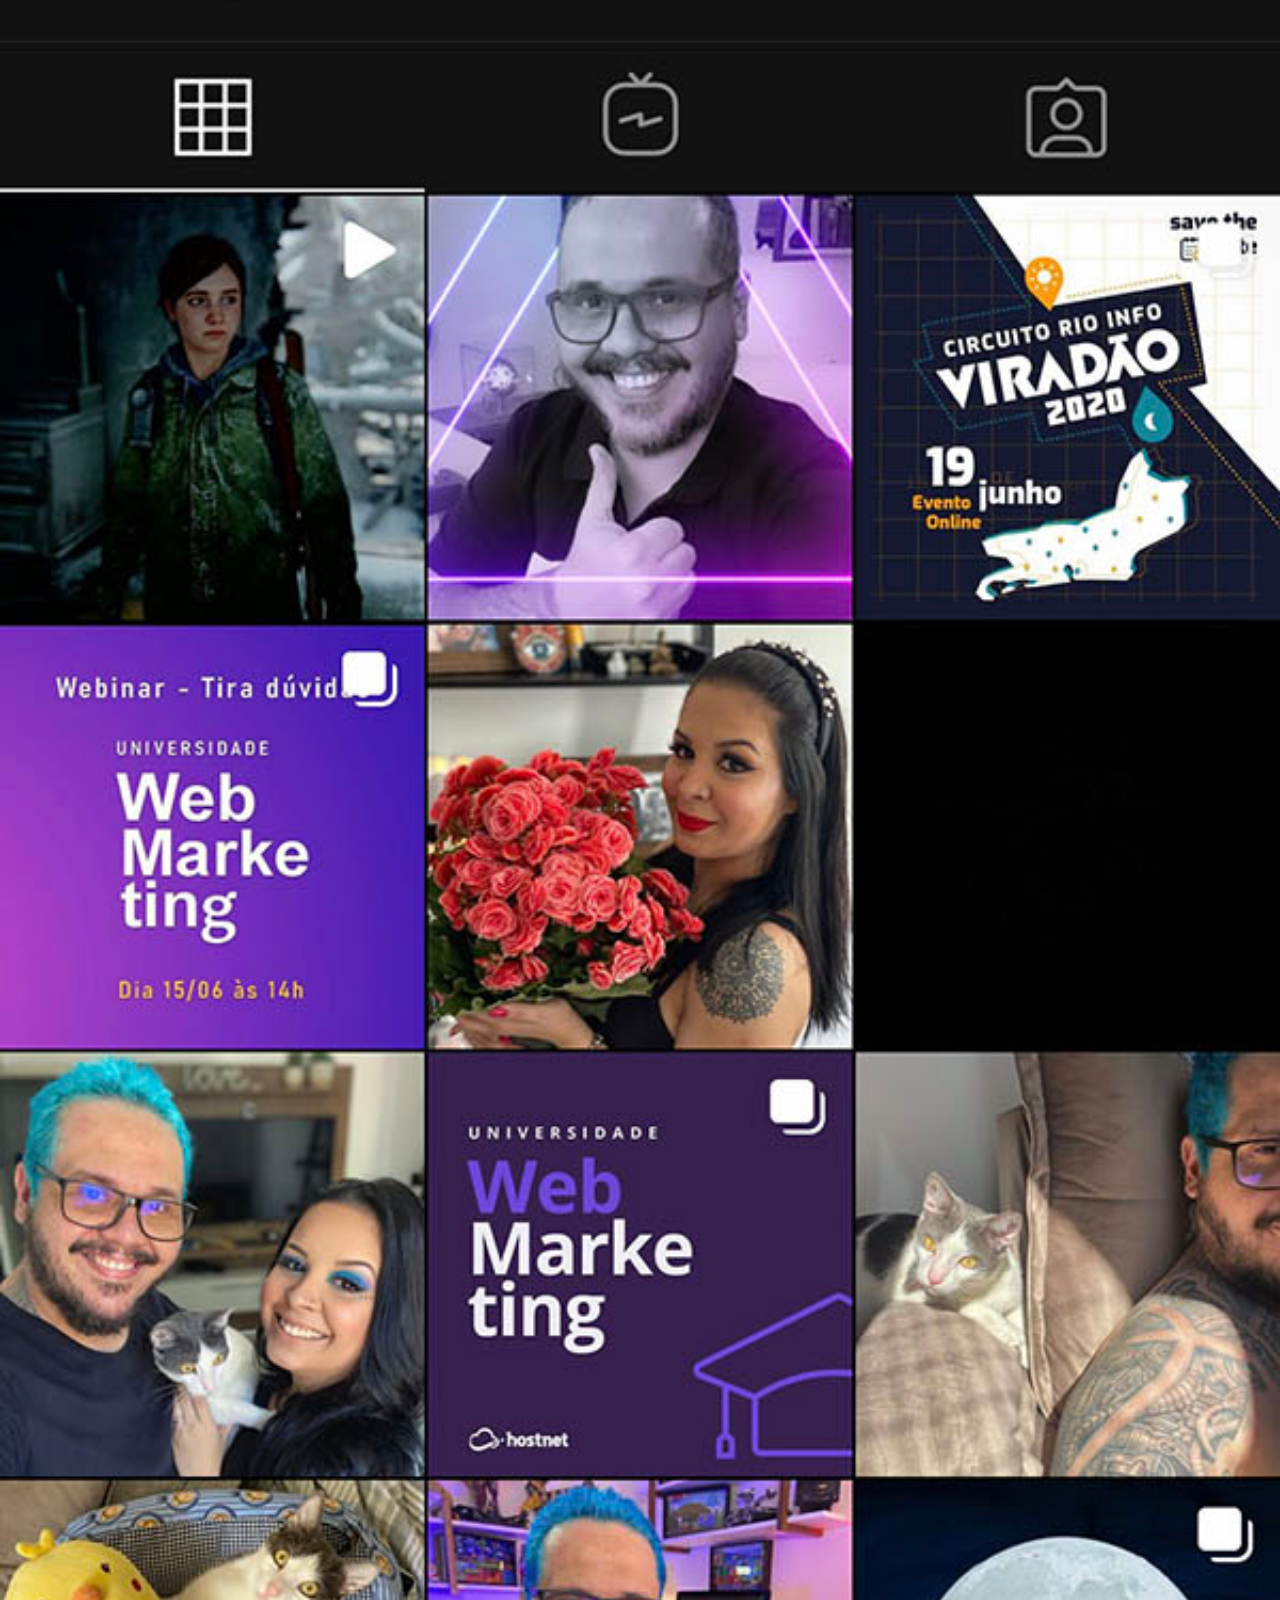
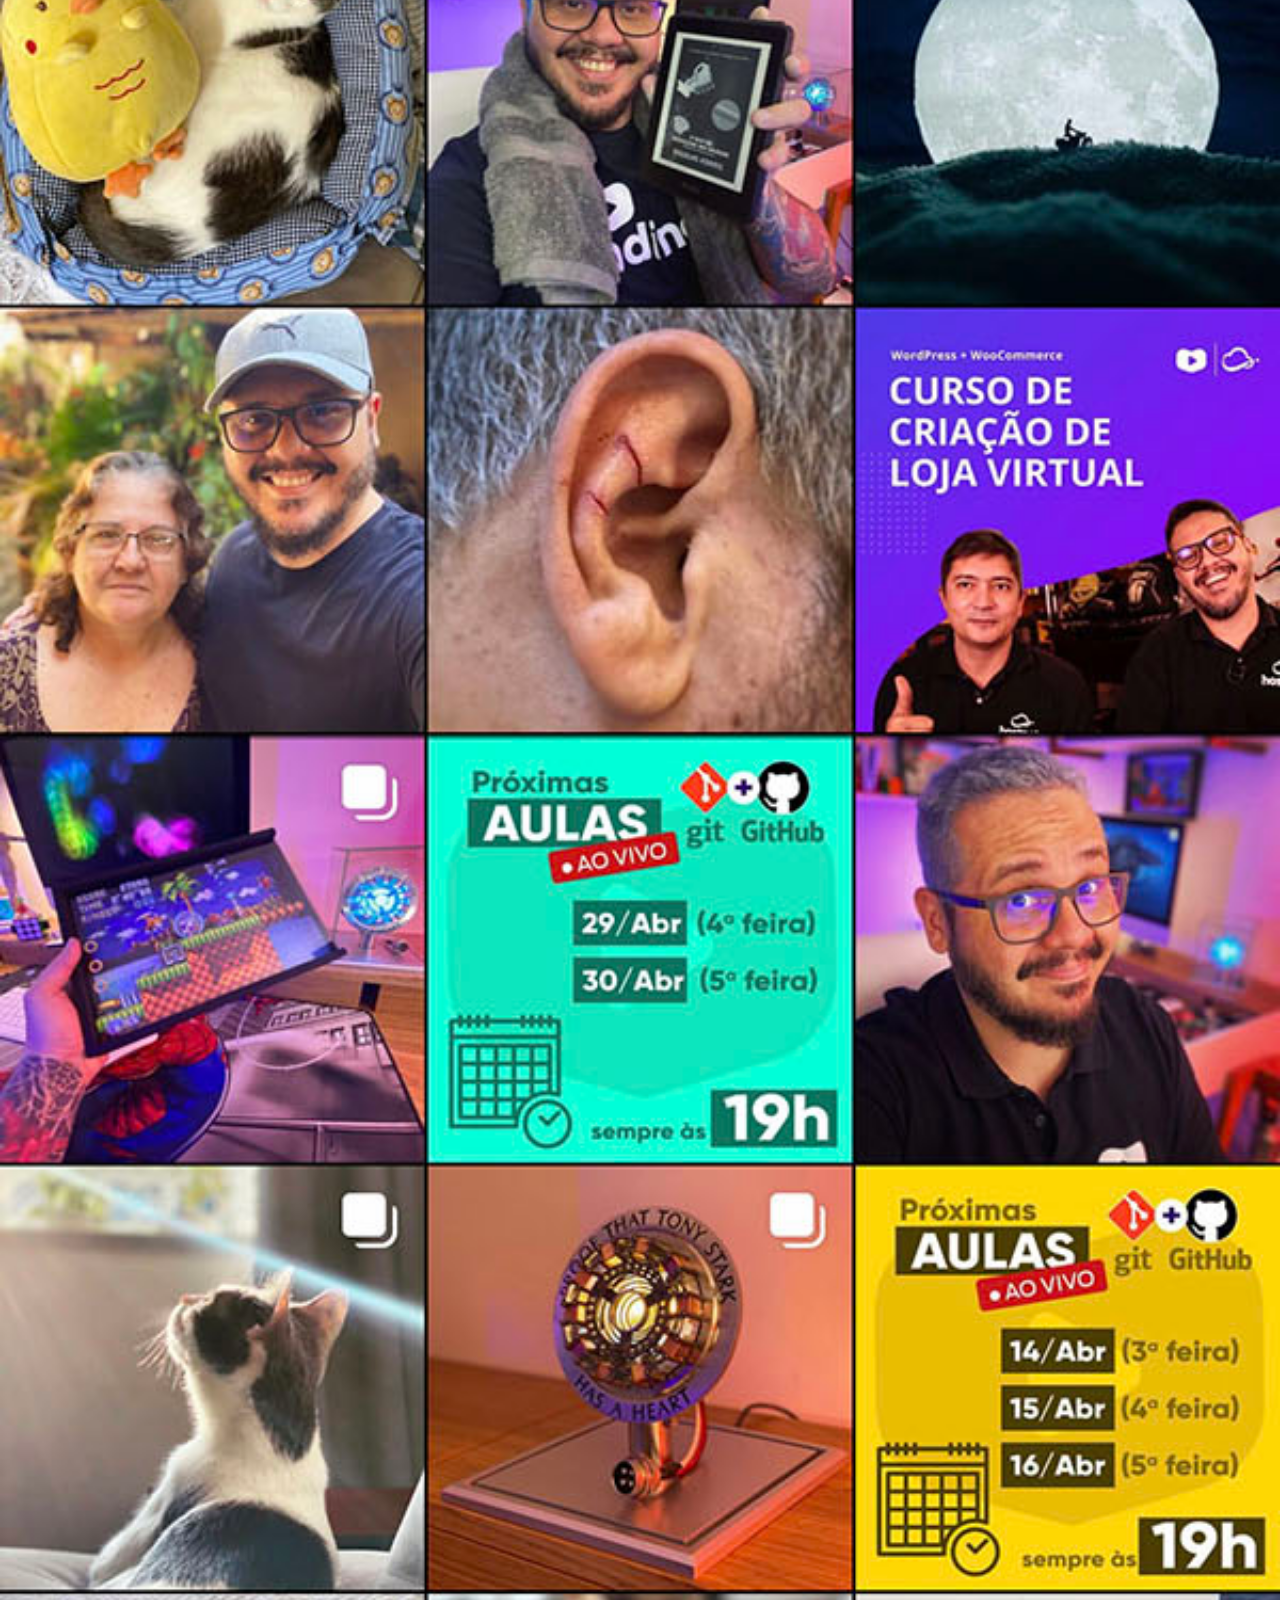
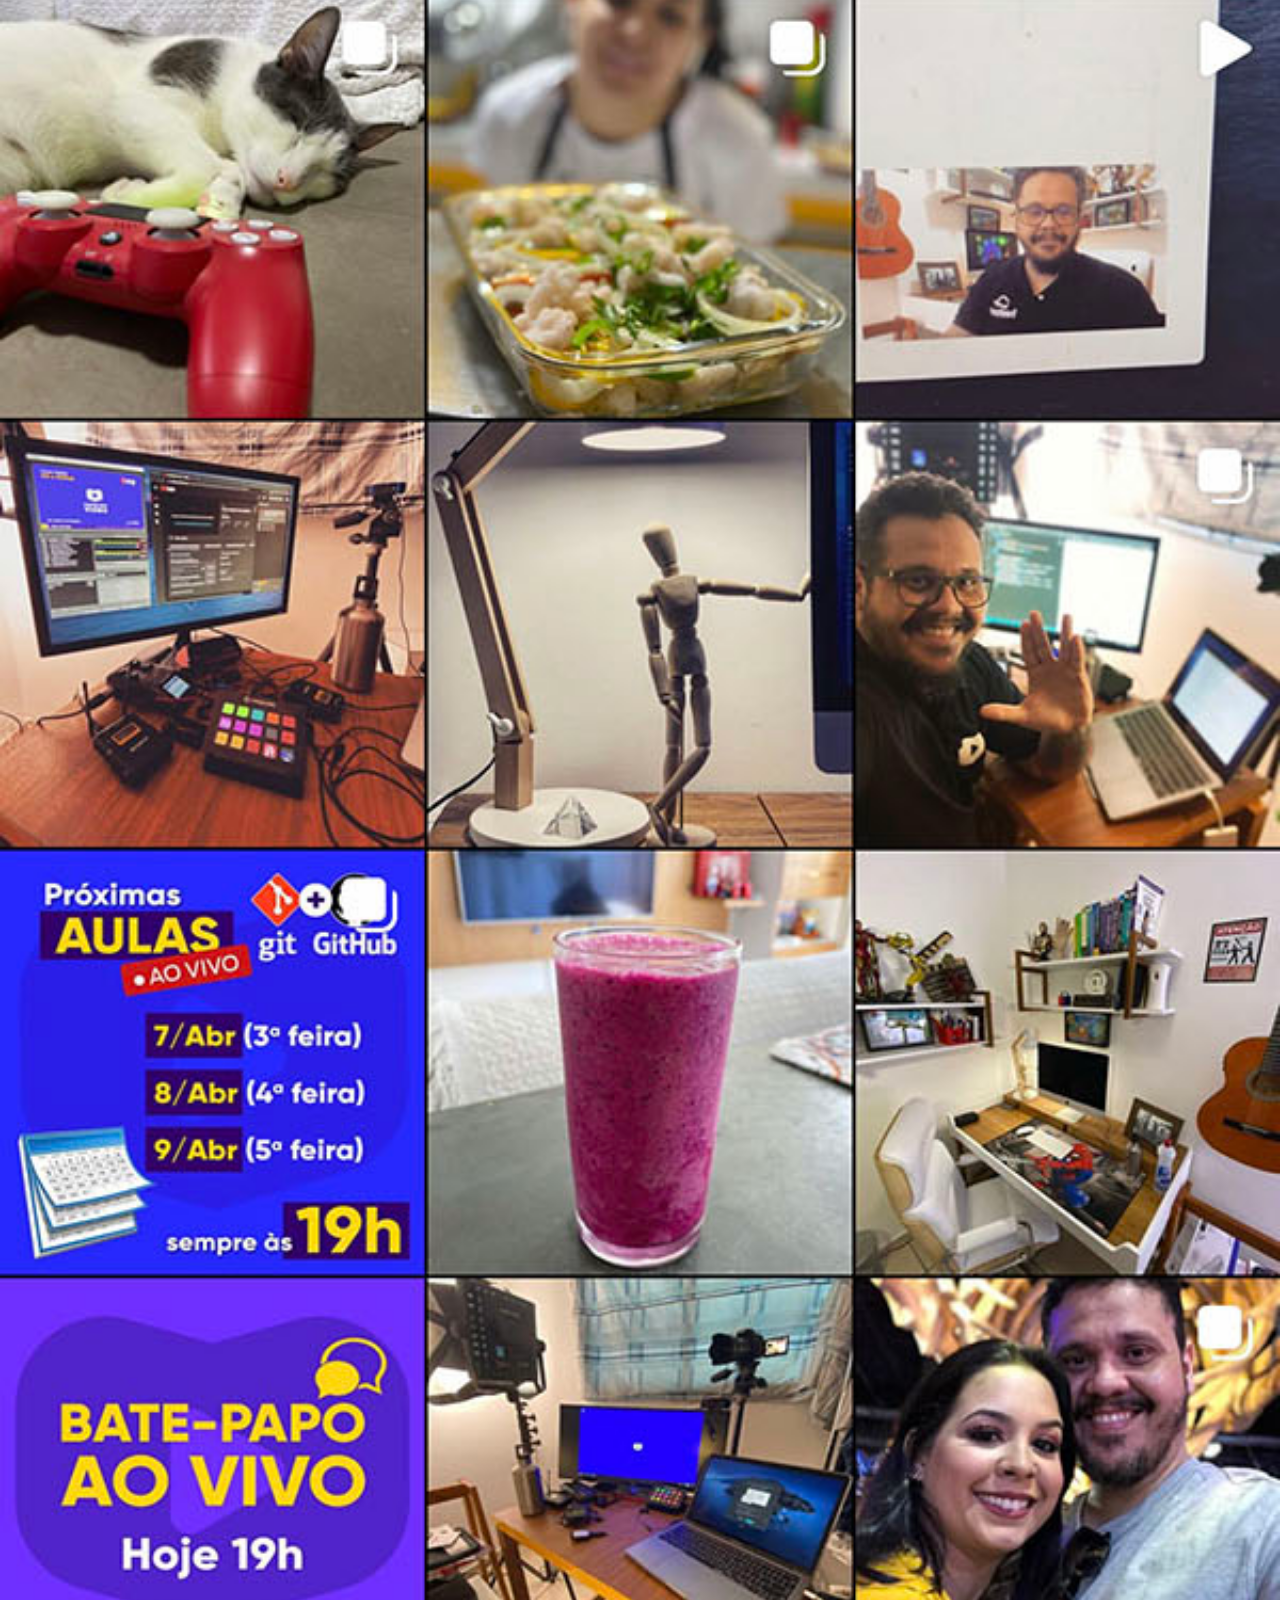
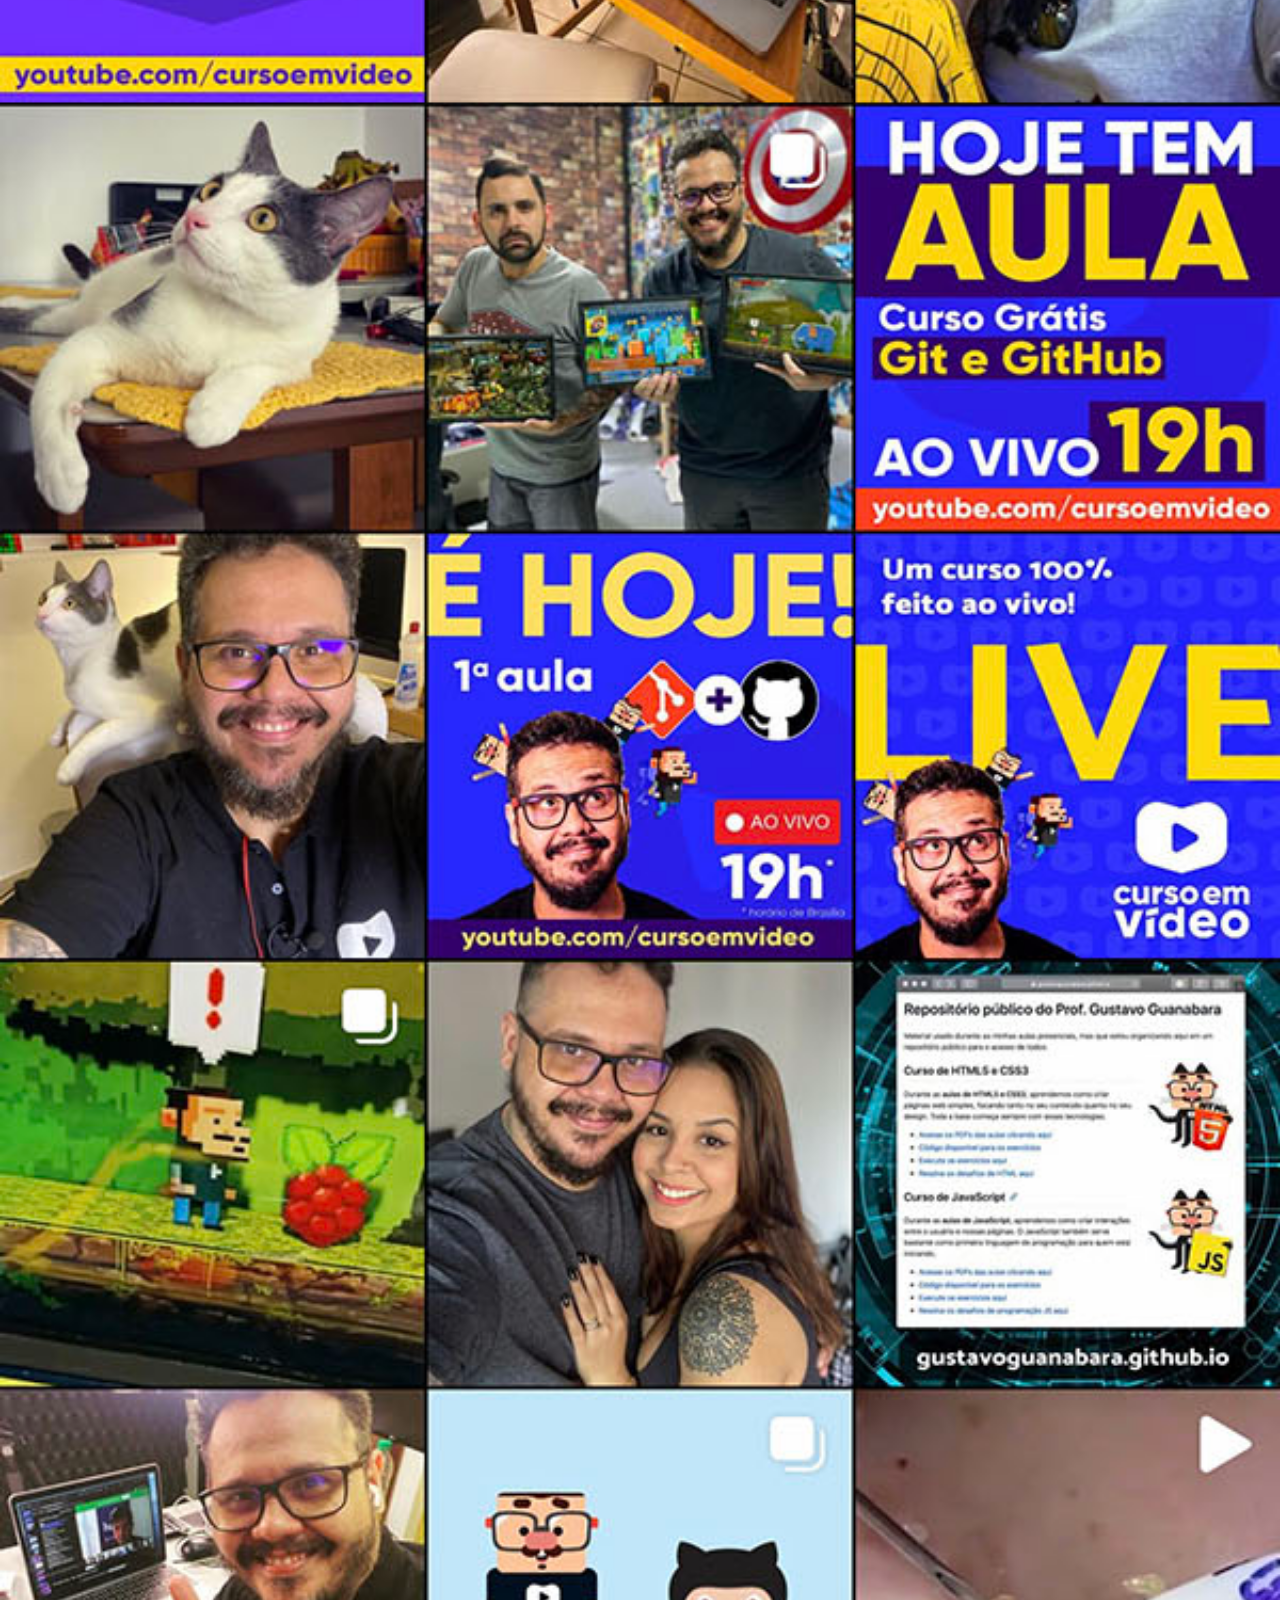
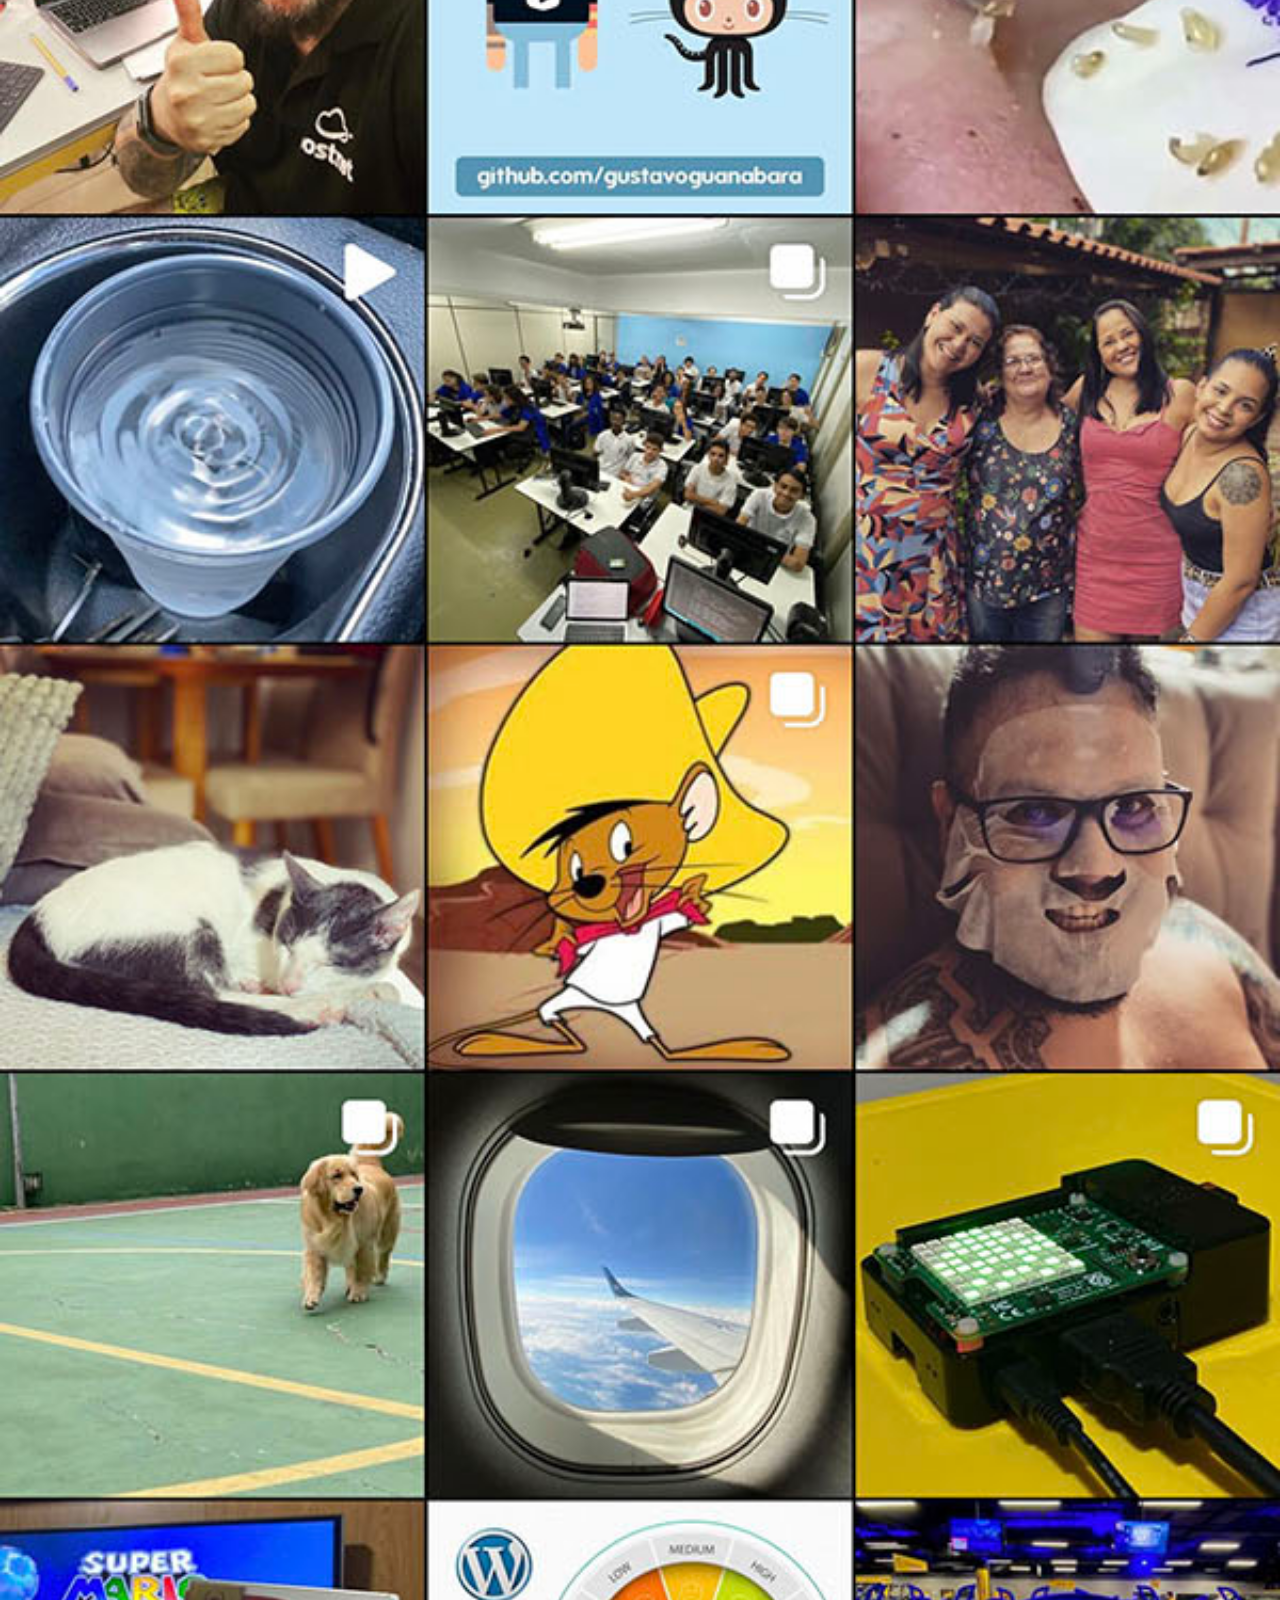
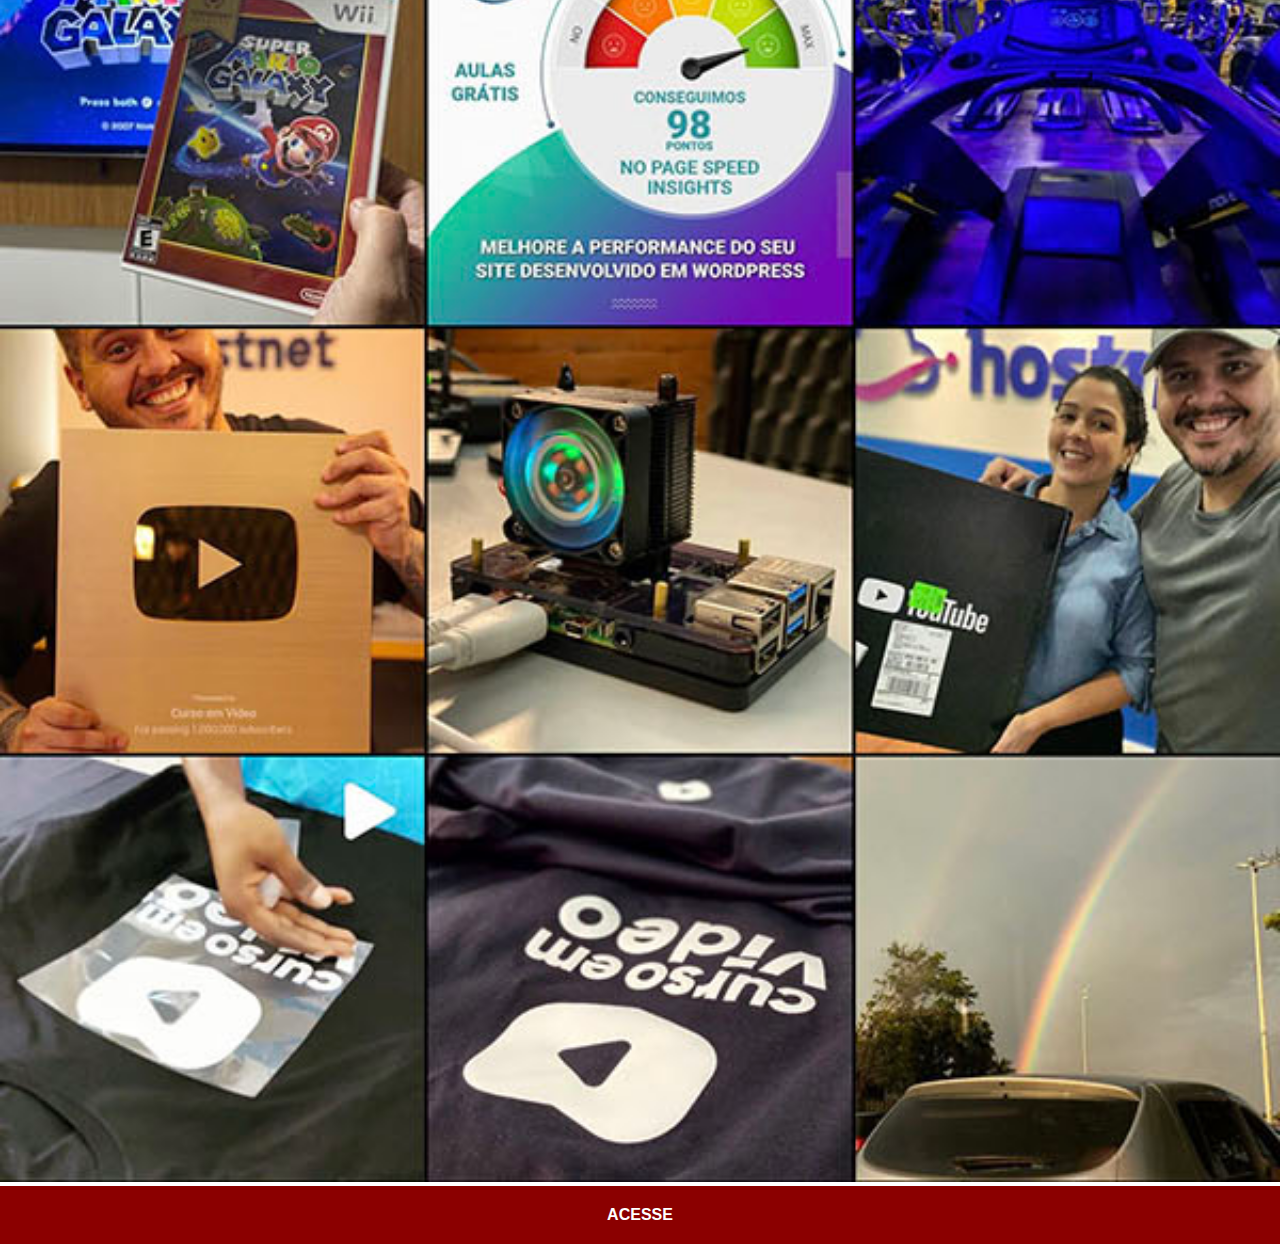
<file: instagram.html>
<!DOCTYPE html>
<html lang="pt-br">
<head>
    <meta charset="UTF-8">
    <meta name="viewport" content="width=device-width, initial-scale=1.0">
    <title>instagram</title>
    <link rel="stylesheet" href="estilos/social.css">
</head>
<body>
    <img src="imagens/tela-instagram.jpg" alt="insta">
    <a href="https://www.instagram.com/gustavoguanabara/" target="_blank">ACESSE</a>
</body>
</html>
</file>
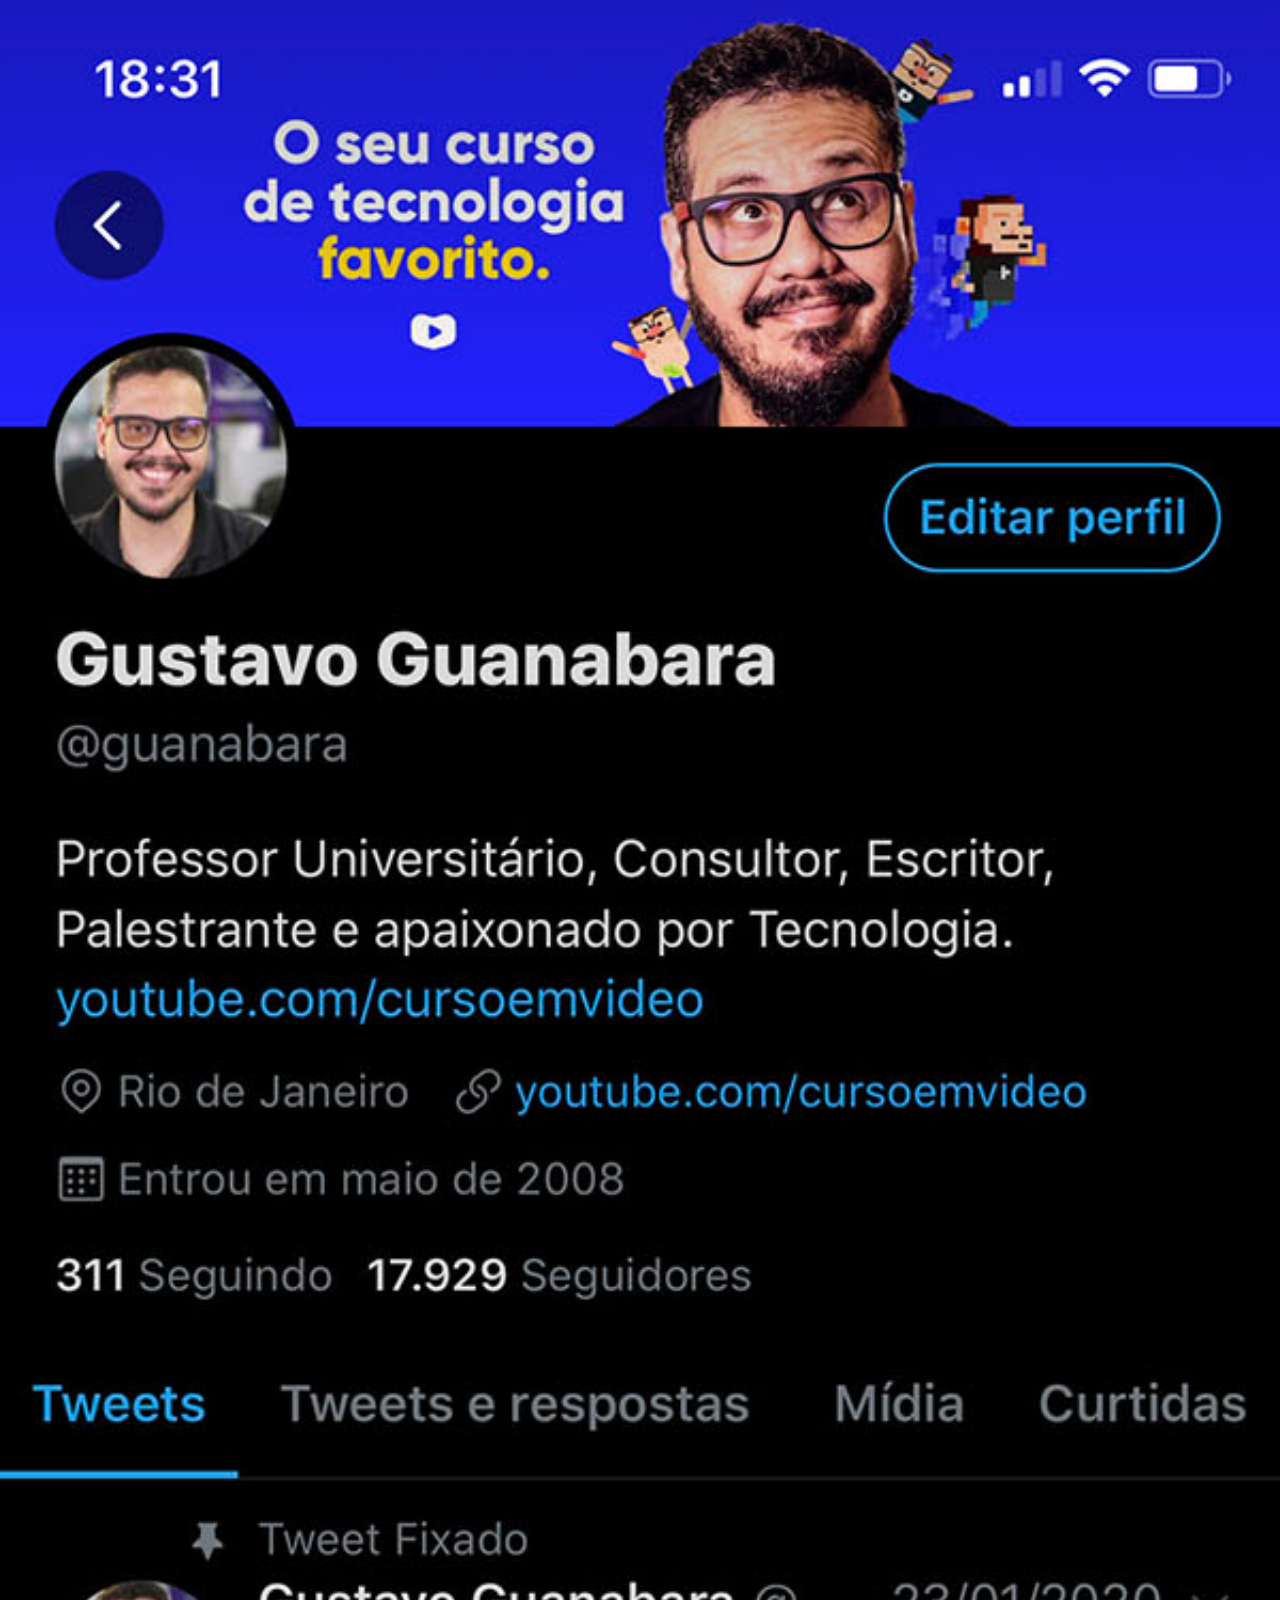
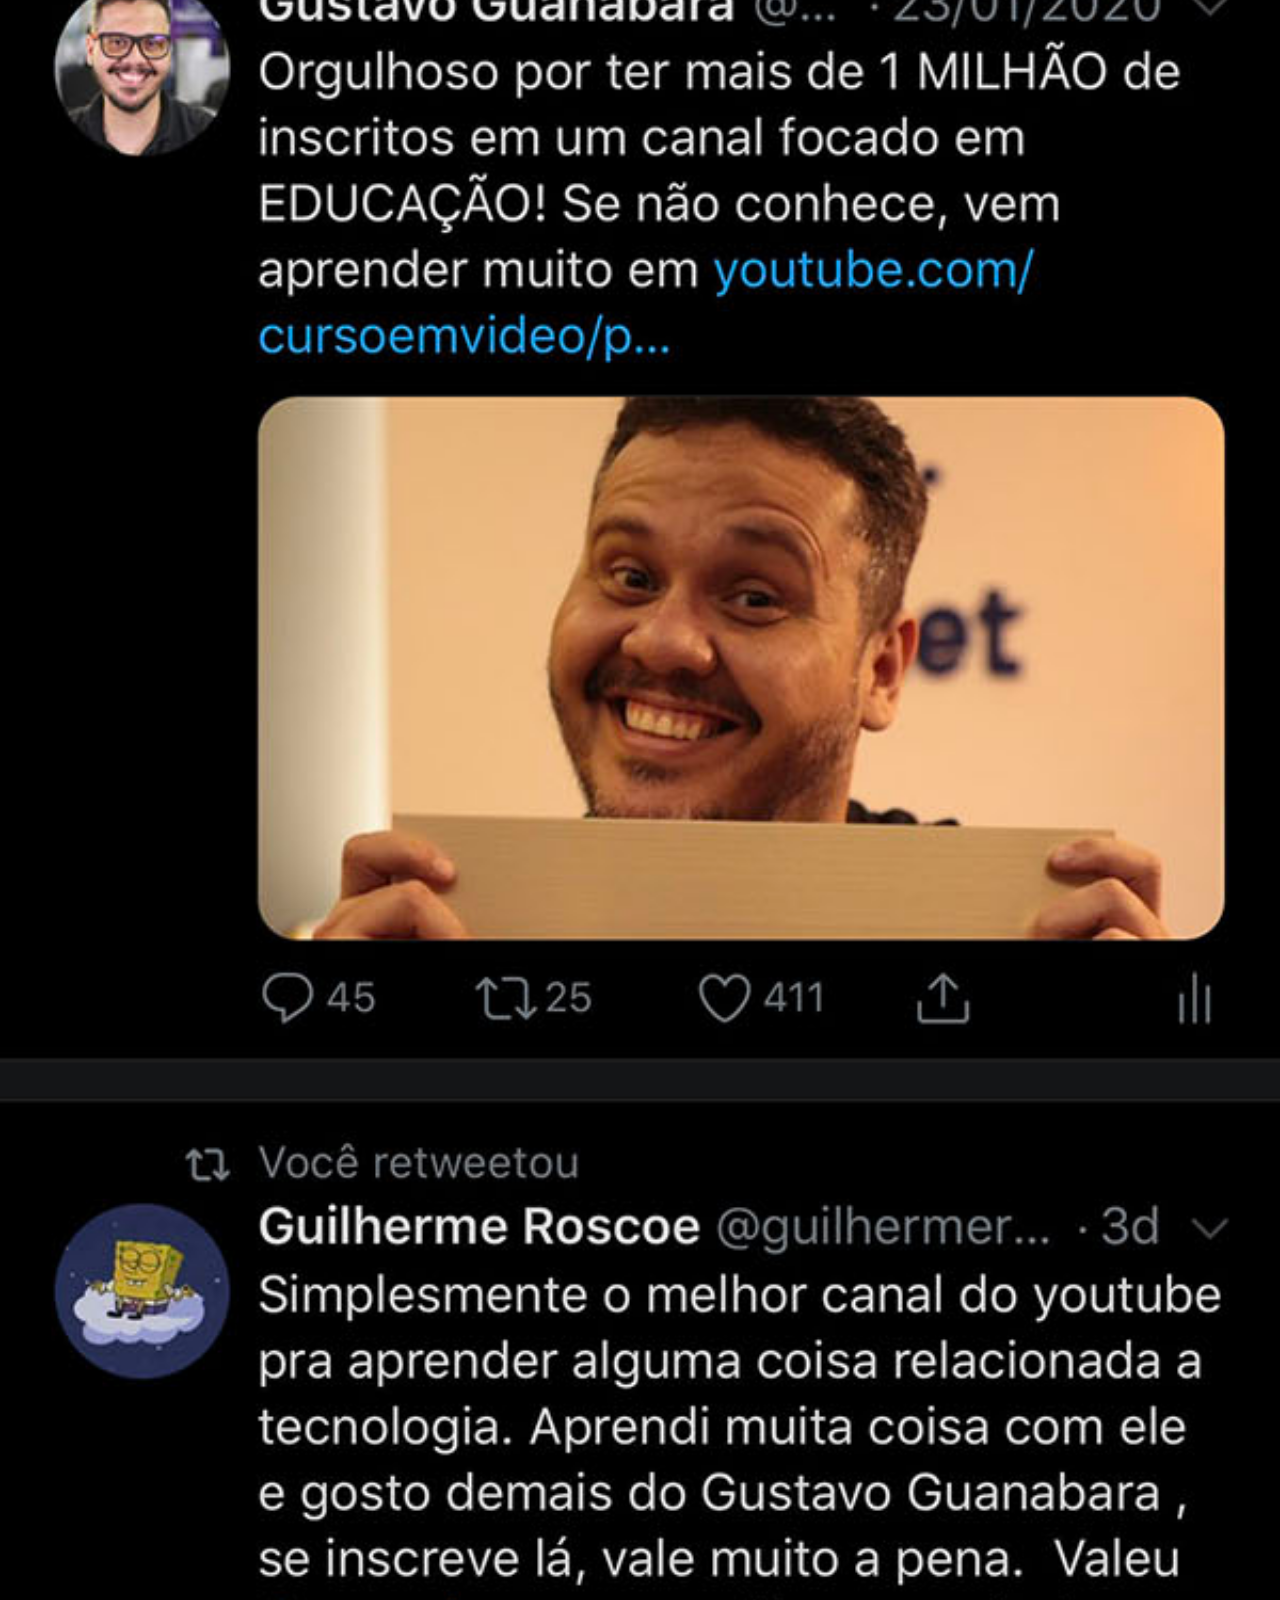
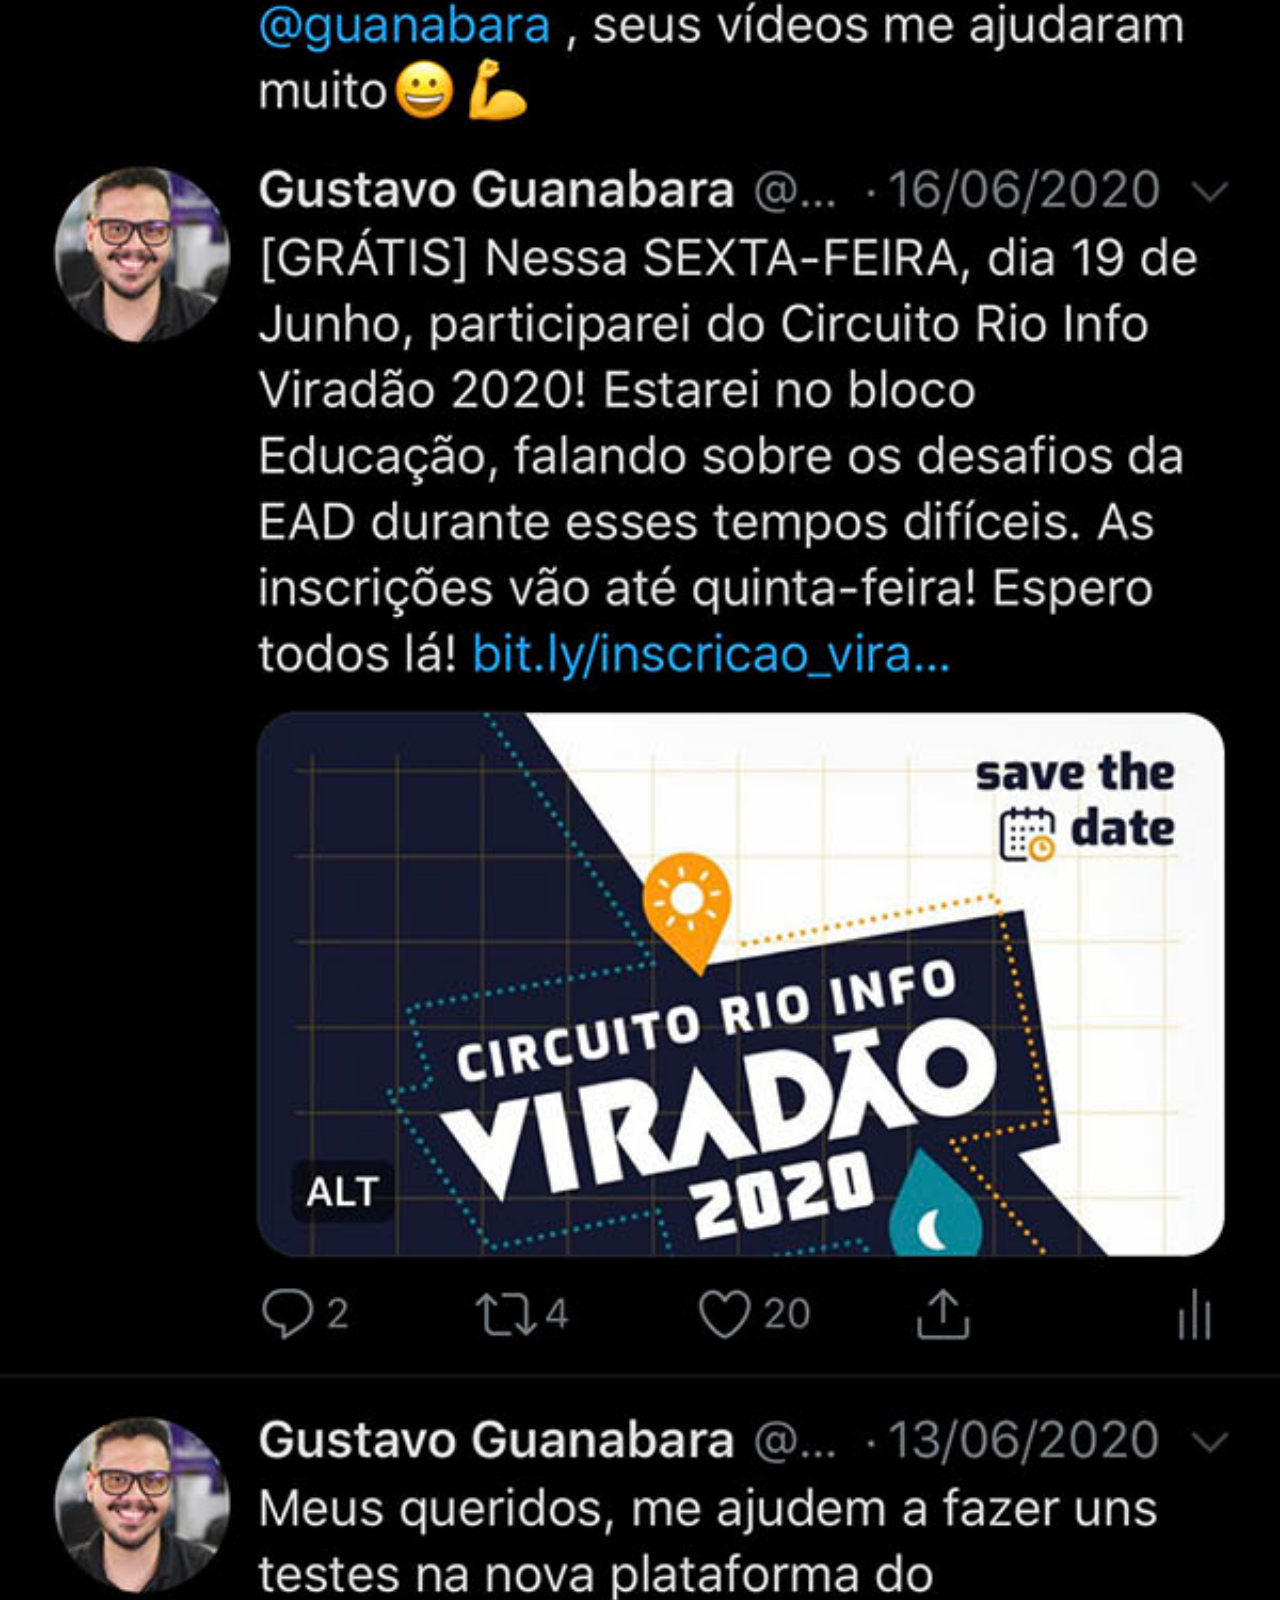
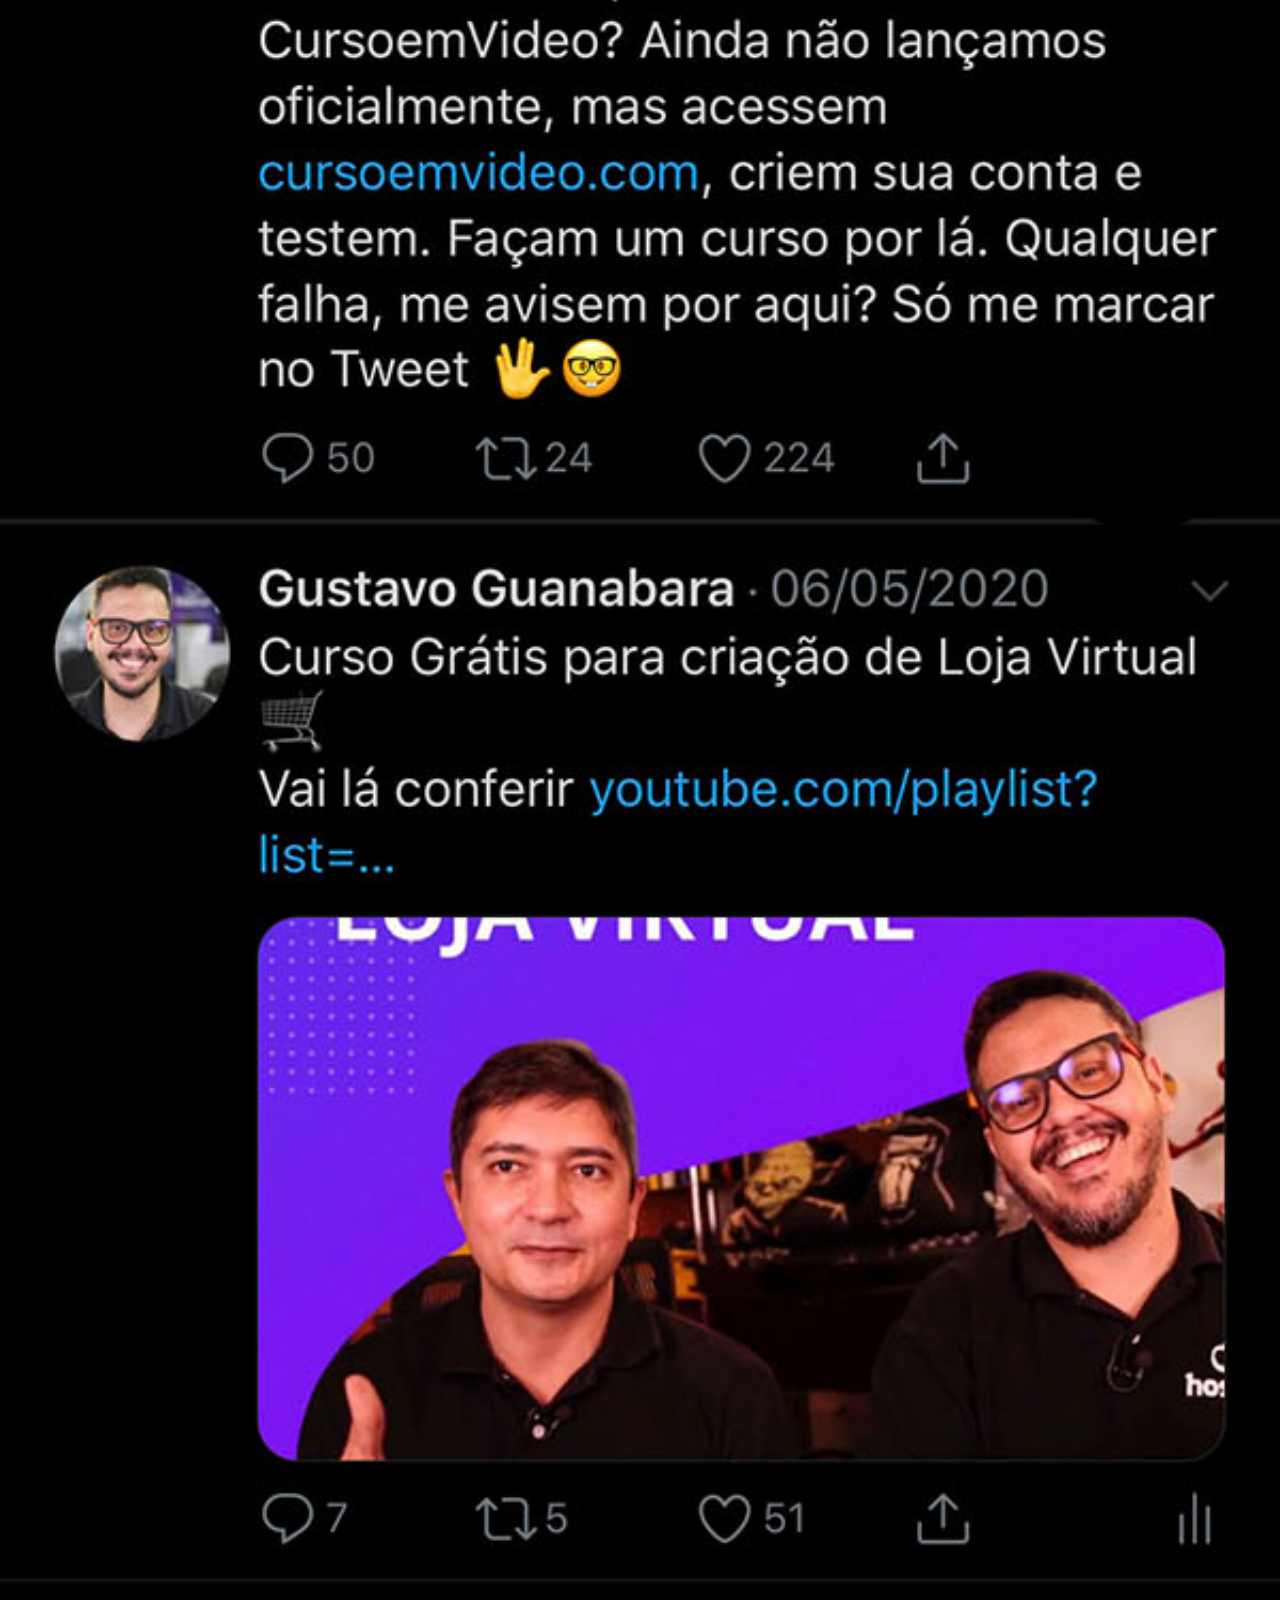
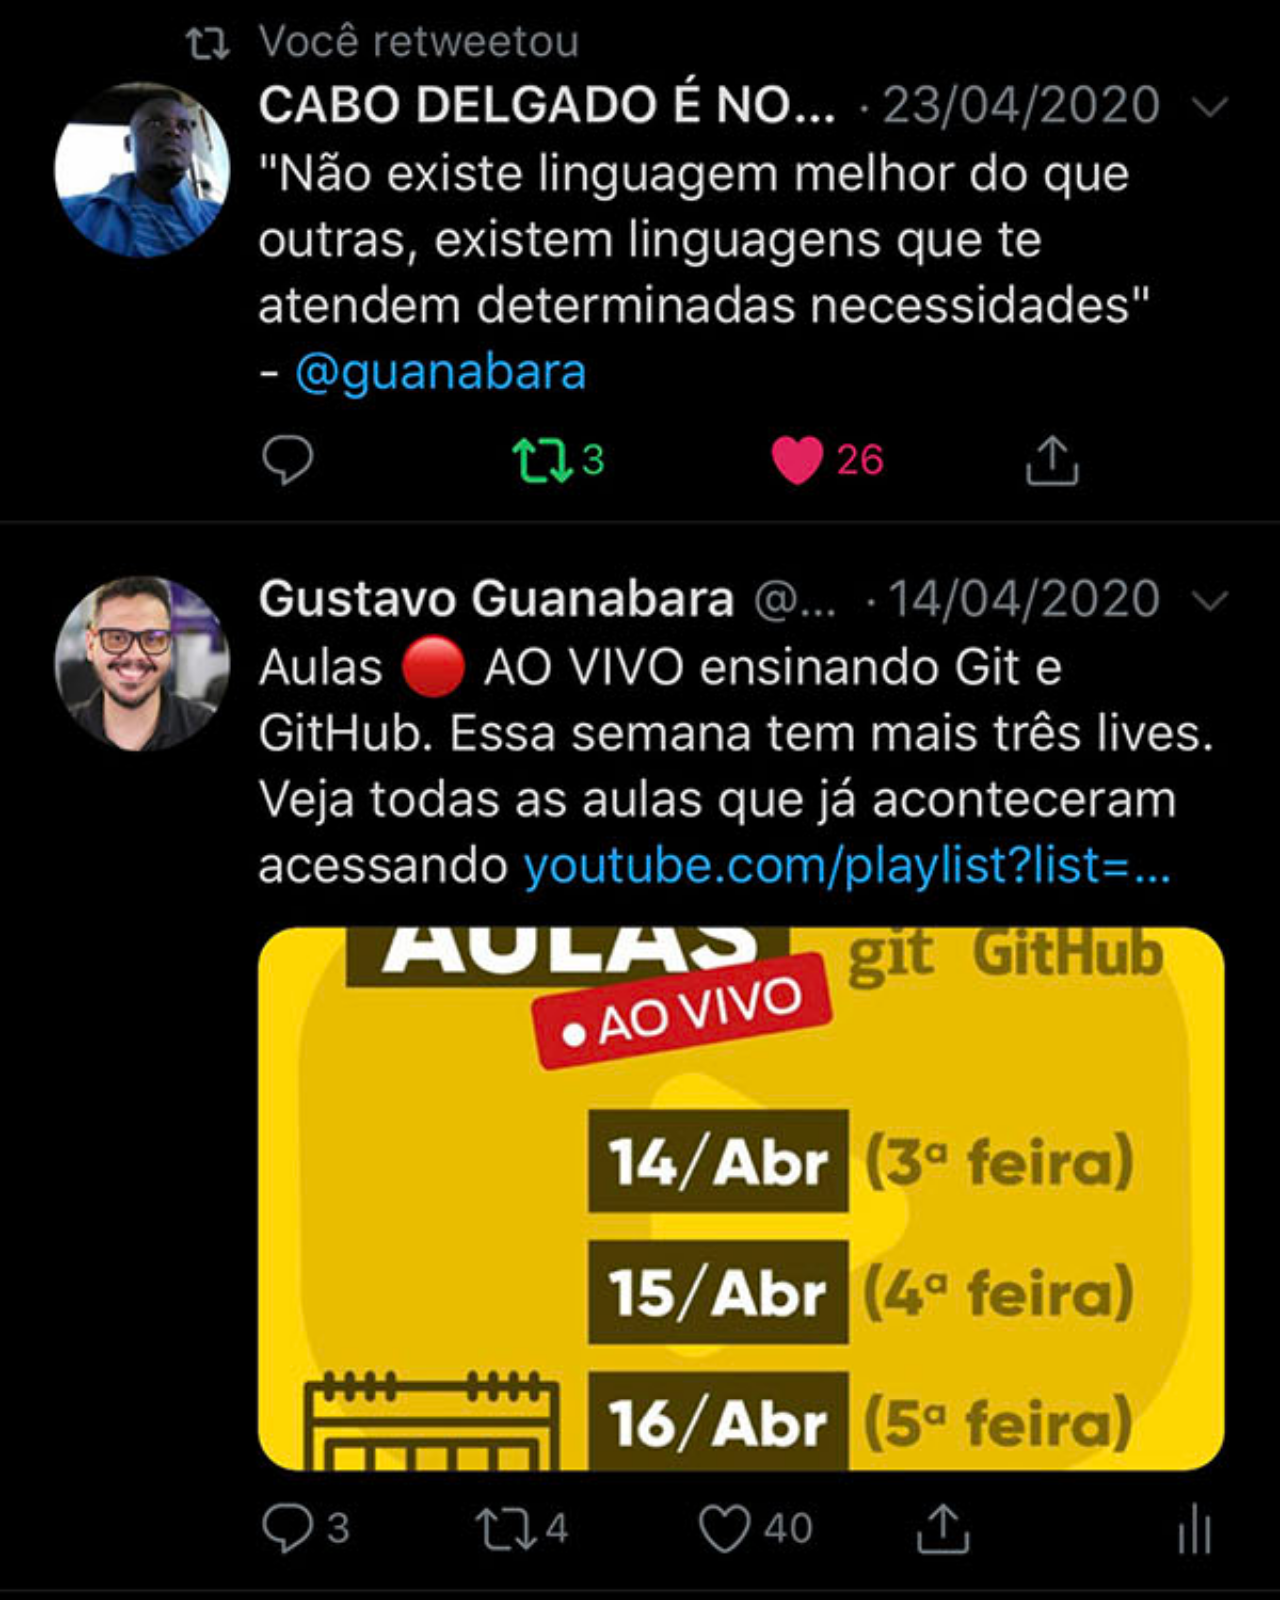
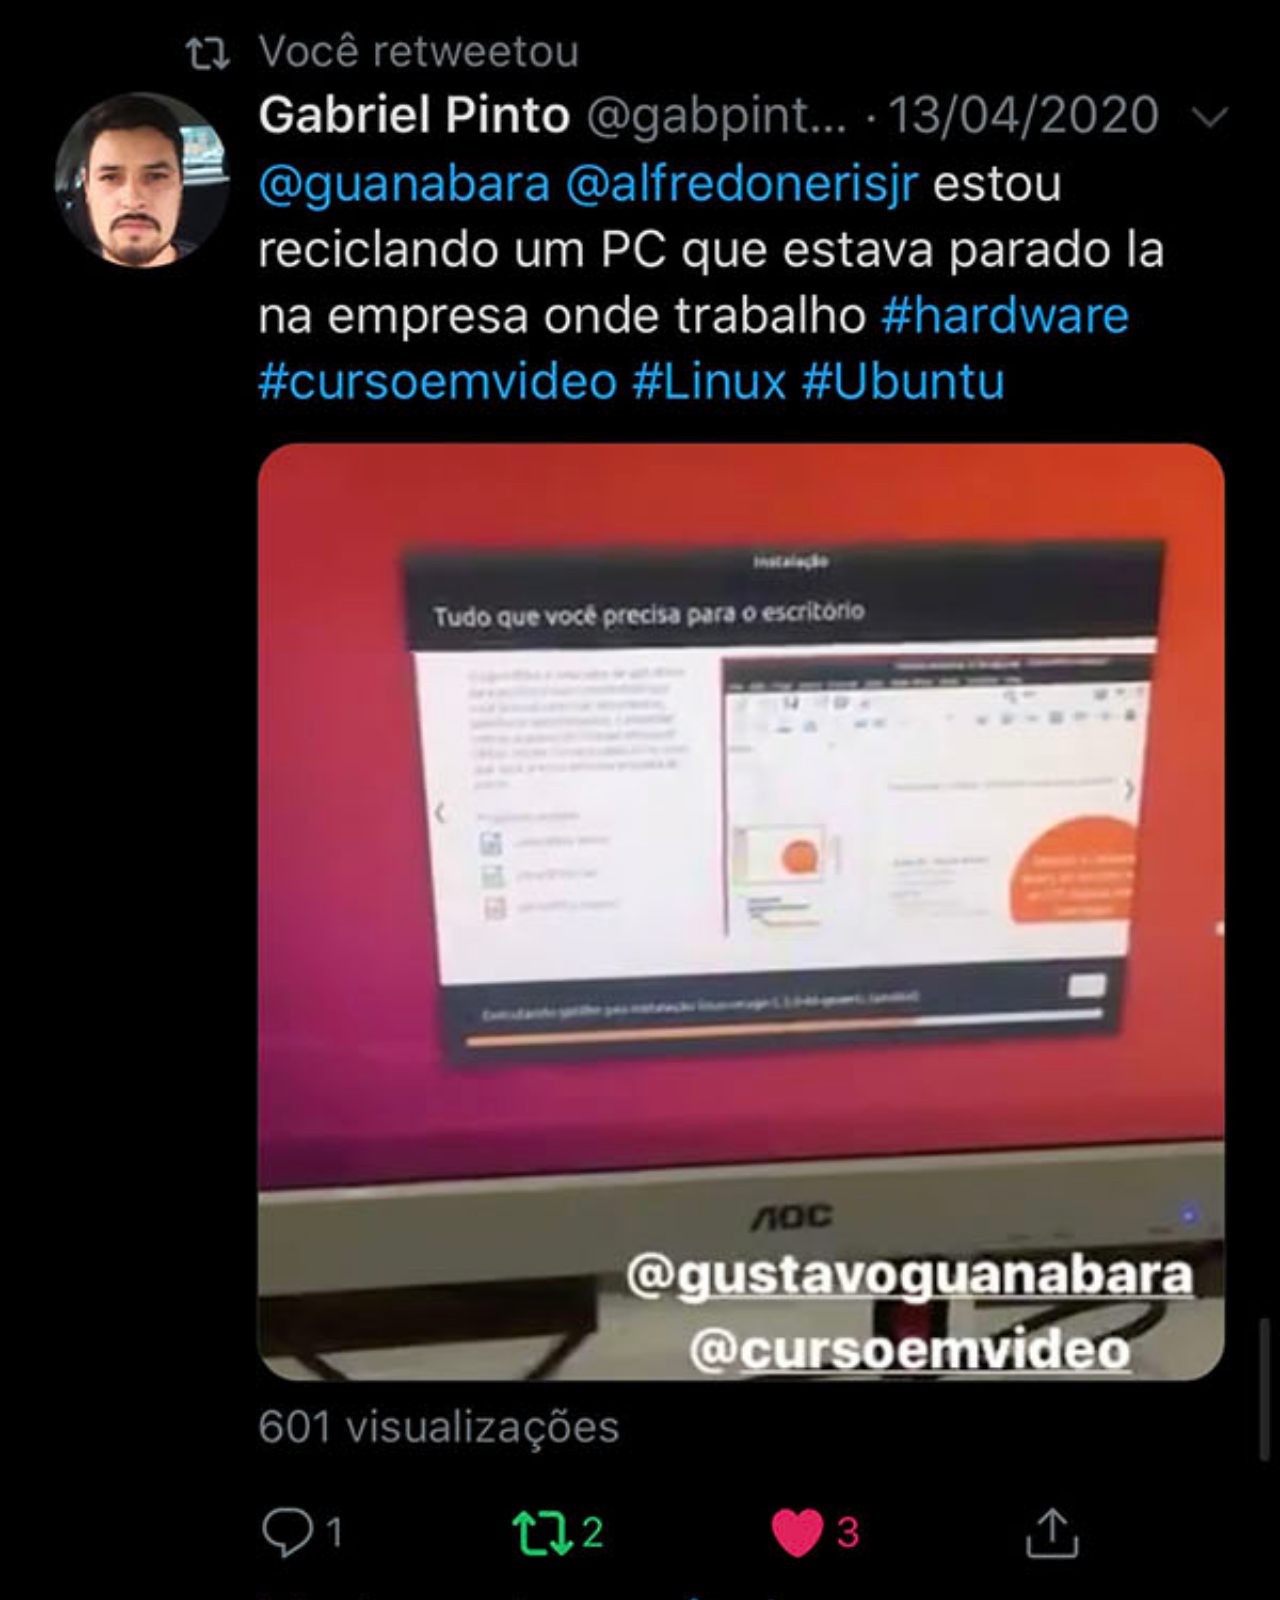
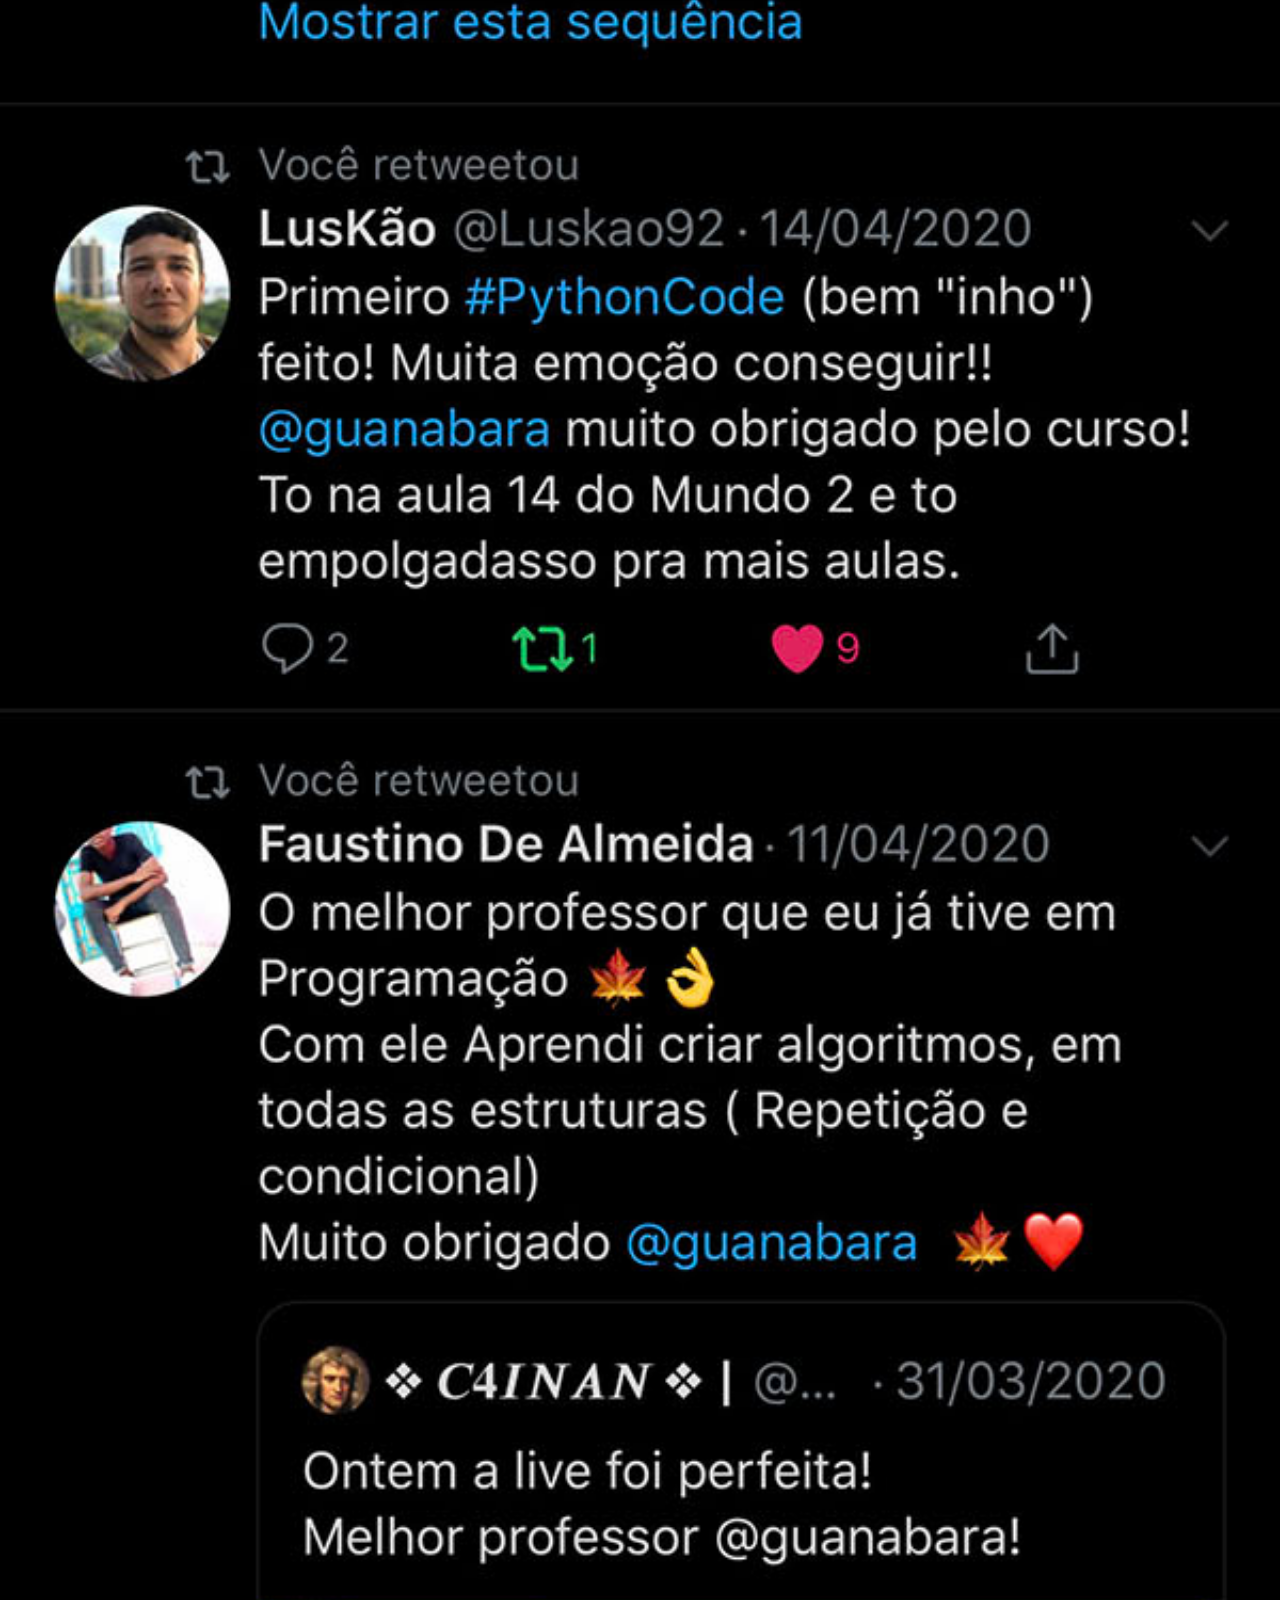
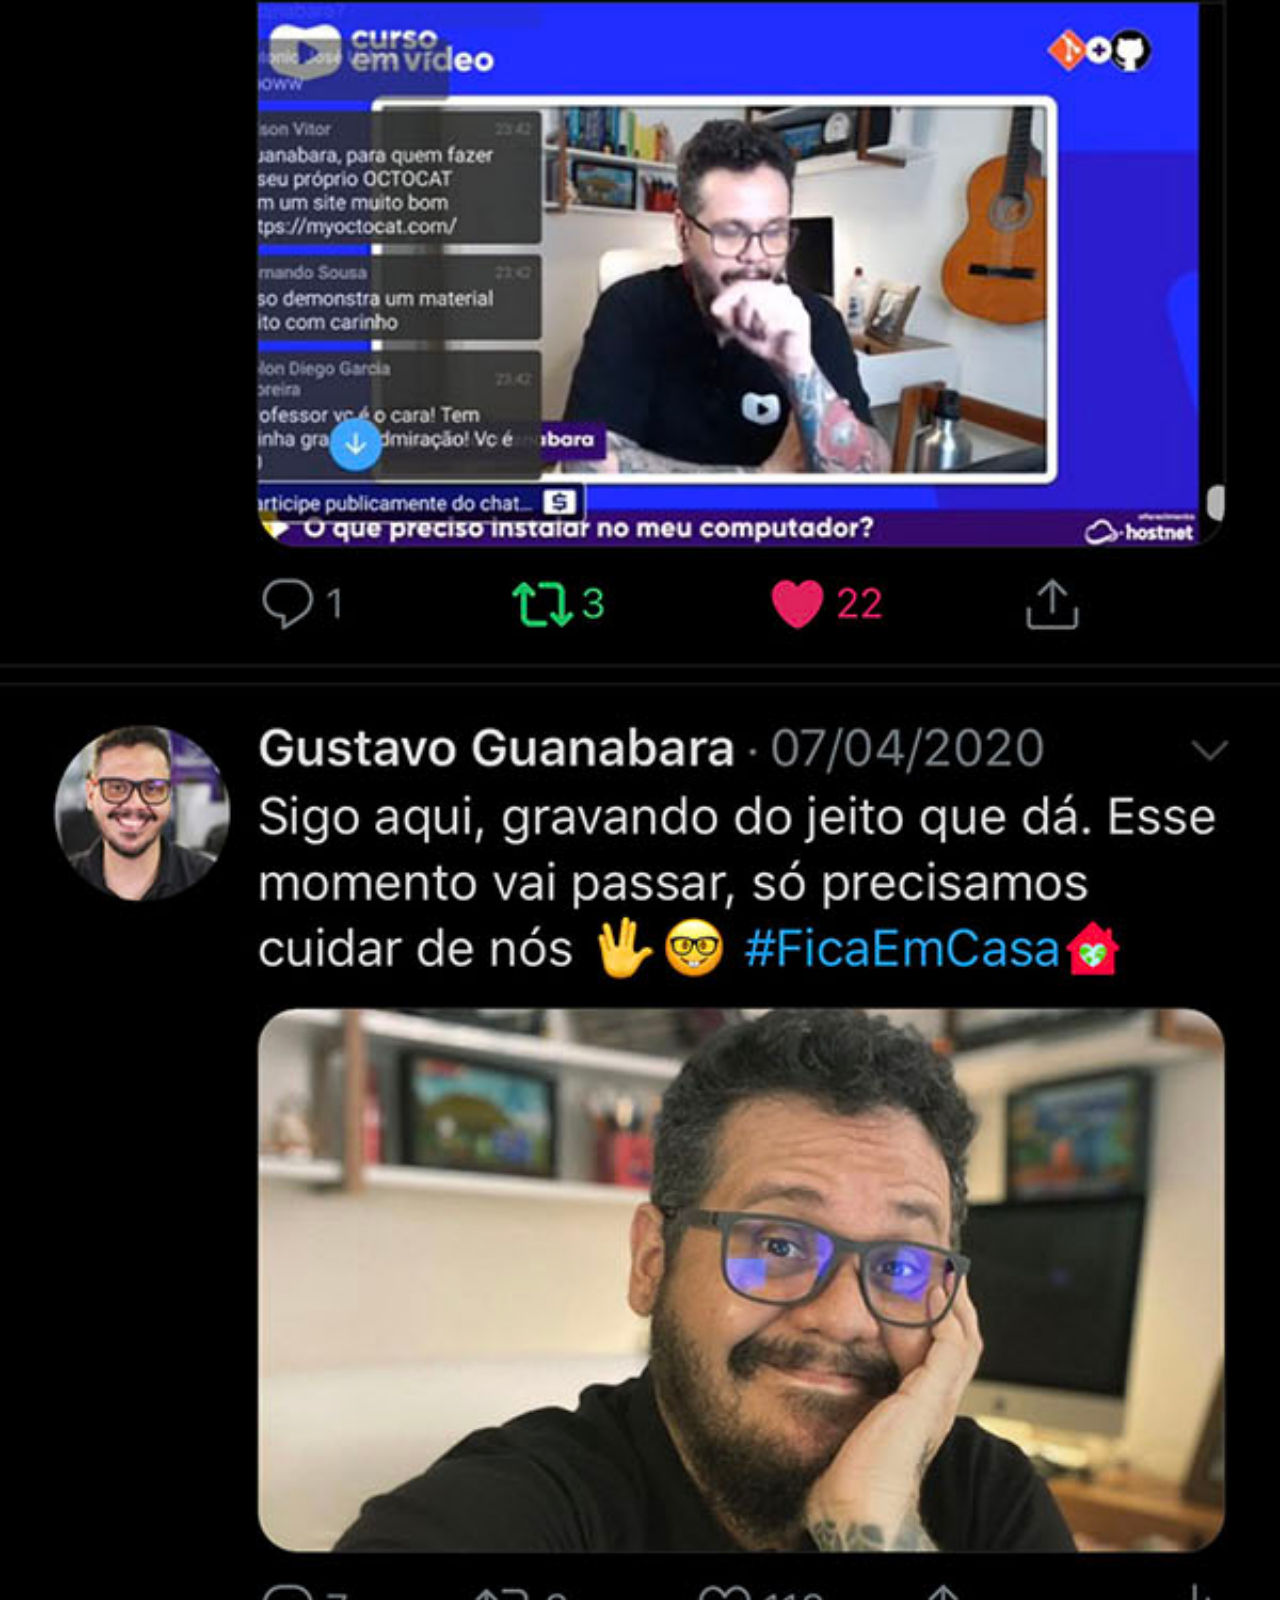
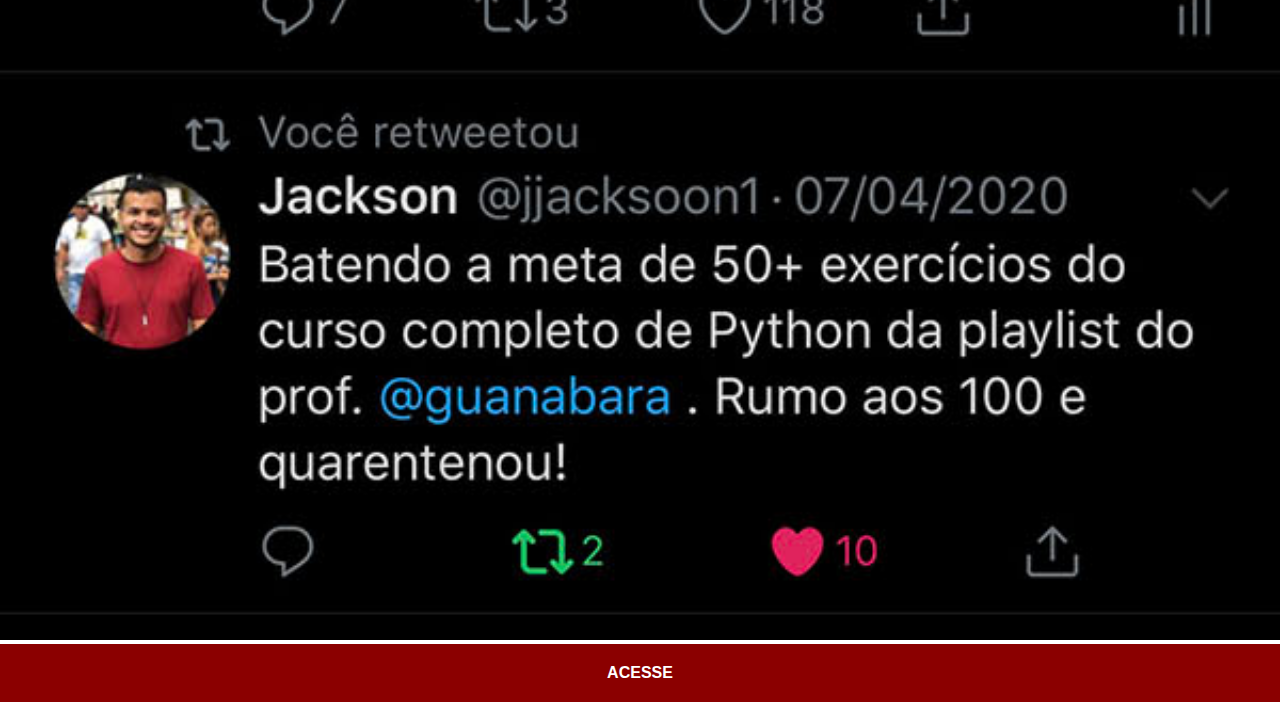
<file: twitter.html>
<!DOCTYPE html>
<html lang="pt-br">
<head>
    <meta charset="UTF-8">
    <meta name="viewport" content="width=device-width, initial-scale=1.0">
    <title>X</title>
    <link rel="stylesheet" href="estilos/social.css">
</head>
<body>
    <img src="imagens/tela-twitter.jpg" alt="X">
    <a href="https://x.com/guanabara" target="_blank">ACESSE</a>
</body>
</html>
</file>
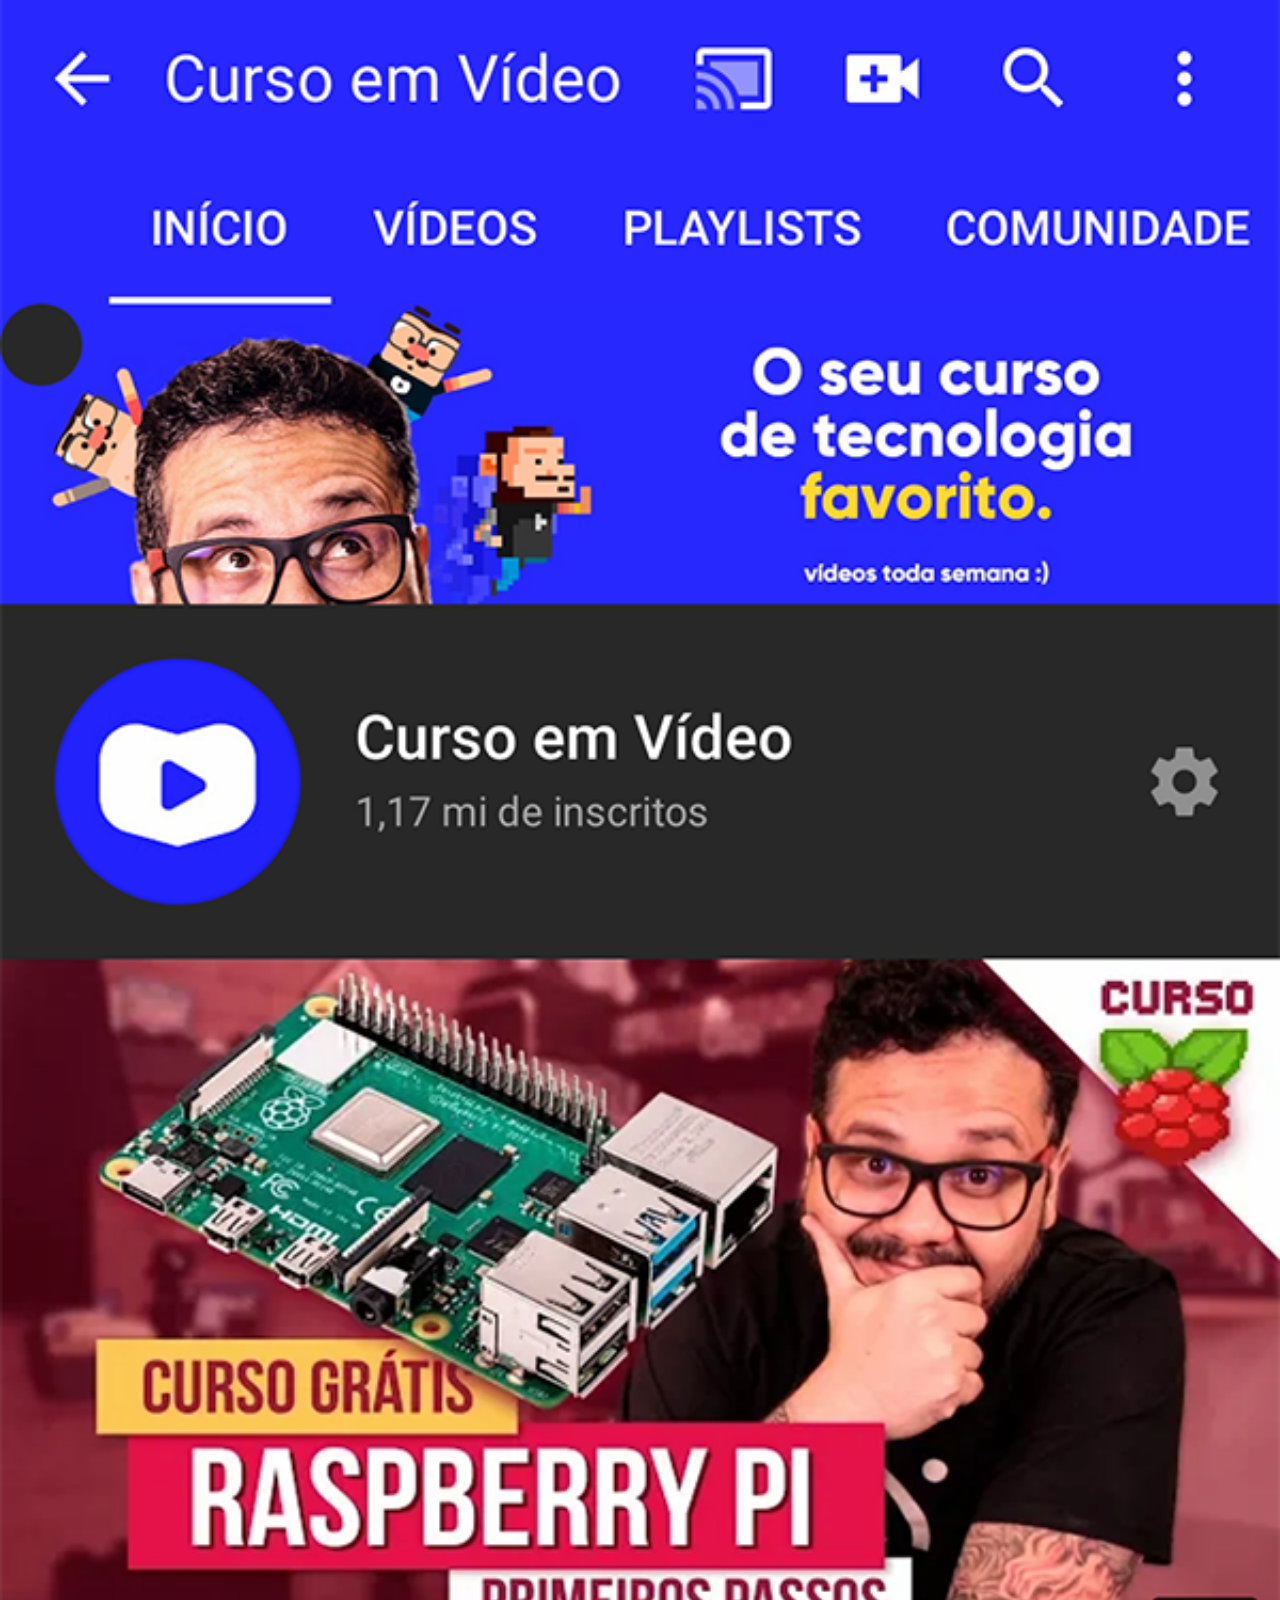
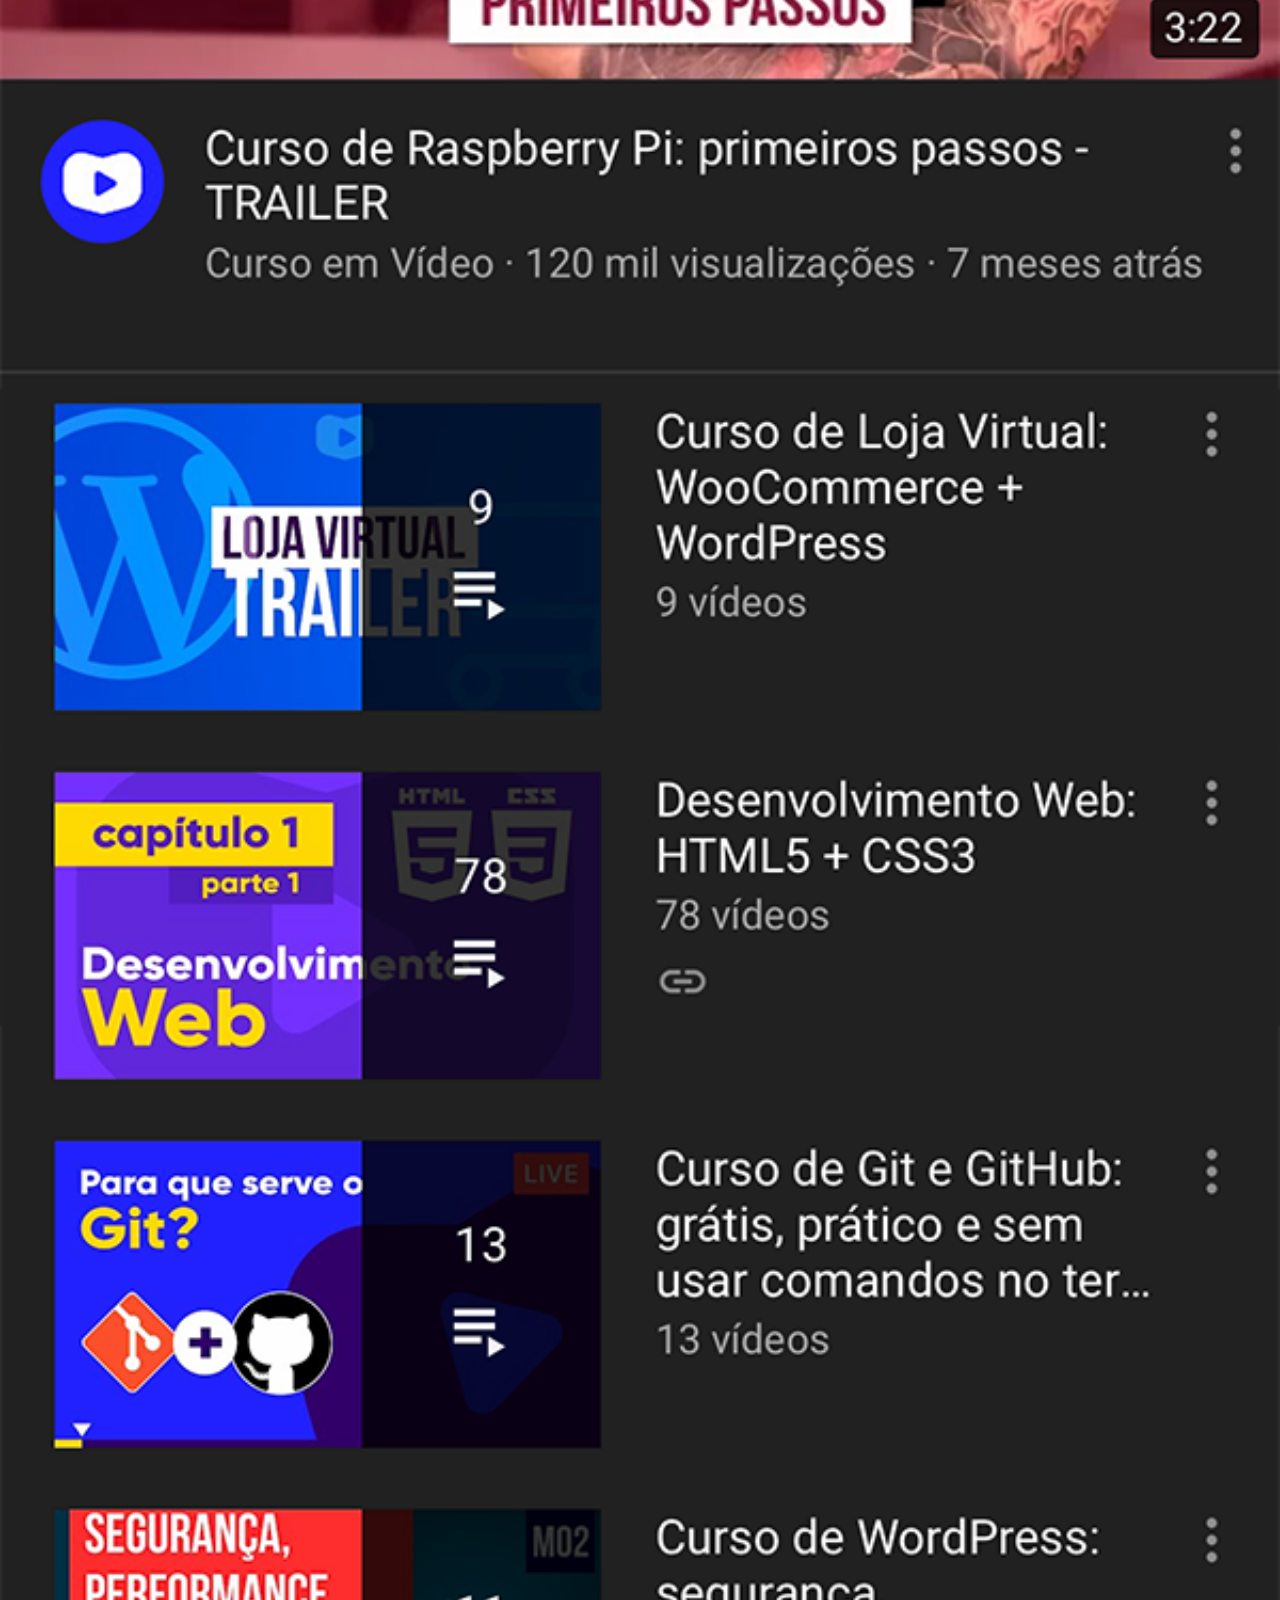
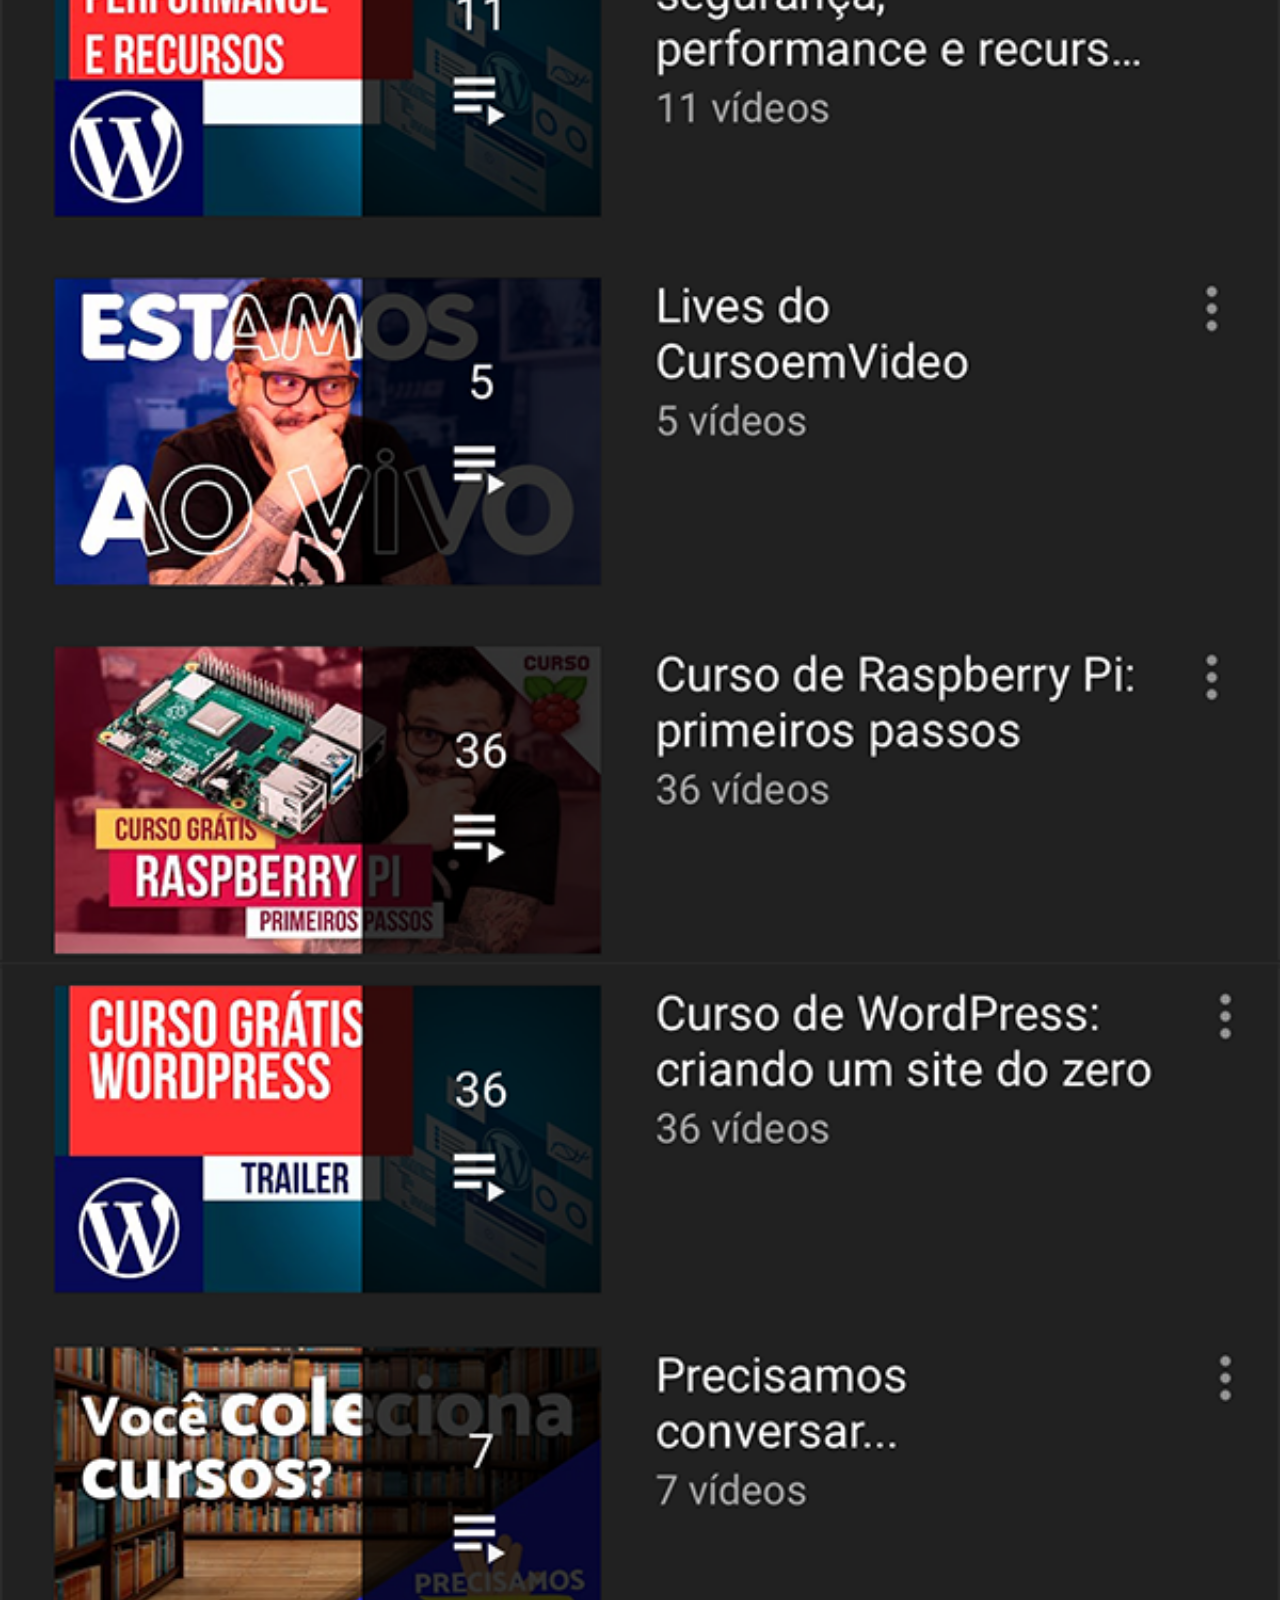
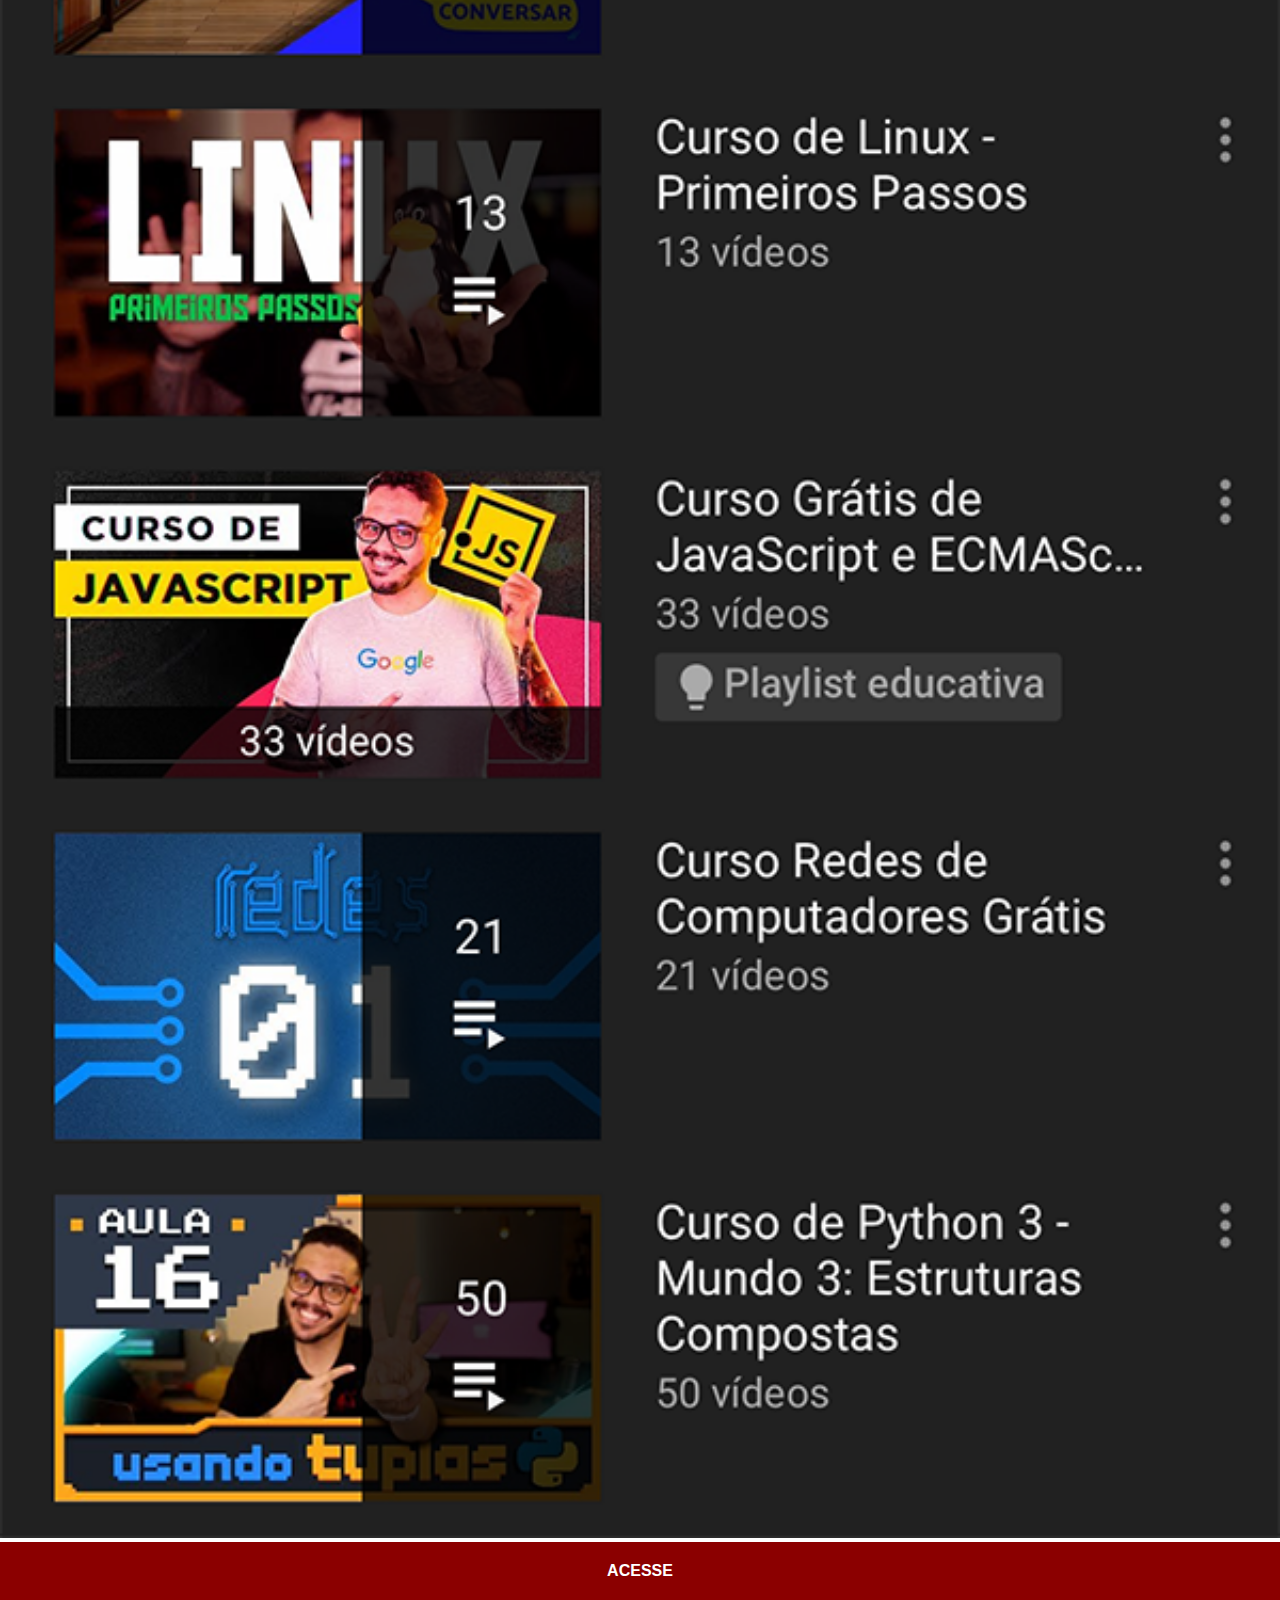
<file: youtube.html>
<!DOCTYPE html>
<html lang="pt-br">
<head>
    <meta charset="UTF-8">
    <meta name="viewport" content="width=device-width, initial-scale=1.0">
    <title>youtube</title>
    <link rel="stylesheet" href="estilos/social.css">
</head>
<body>
    <img src="imagens/tela-youtube.png" alt="Youtube">
    <a href="https://www.youtube.com/c/CursoemVídeo" target="_blank">ACESSE </a>
</body>
</html>
</file>
<file: estilos/style.css>
@charset "UTF-8";

* {
    margin: 0px;
    padding: 0px;
    font-family: Arial, Helvetica, sans-serif;
}

html, body {
    height: 100vh;
    width: 100vw;
    background-color: black;
}

main {
    height: 100vh;
    position: relative;
}

body {
    background: url(../imagens/fundo-madeira.jpg) no-repeat top center;
    background-size: cover;
    background-attachment: fixed;
}

section#telefone {
    position: absolute;
    top: 50%;
    left: 50%;
    transform: translate(-50%, -50%);

    height: 627px;
    width: 311px;
    background: url(../imagens/frame-iphone.png) no-repeat;
}

iframe#tela {
    position: relative;
    top: 80px;
    left: 22px;
    width: 263px;
    height: 472px;
}

section#redes-sociais {
    text-align: right;
}

section#redes-sociais img {
    width: 50px;
    margin: 10px;
    border-radius: 50%;
    box-shadow: 2px 2px 5px rgba(0, 0, 0, 0.400);
    box-sizing: border-box;
}   

section#redes-sociais img:hover {
    border: 2px solid rgba(255, 255, 255, 0.397);
    transform: translate(-3px, -3px);
    box-shadow: 5px 5px 10px black;
    transition: transform .3s, border 1s;
}
</file>
<file: estilos/social.css>
@charset "UTF-8";

    *{
        margin: 0px;
        padding: 0px;
        font-family: Arial, Helvetica, sans-serif;
    }

    ::-webkit-scrollbar {
        width: 0px;
        height: 0px;
    }

    img{
        width: 100vw;
    }

    a {
        display: block;
        background-color: darkred;
        color: white;
        padding: 20px;
        text-align: center;
        font-weight: bolder;
        text-decoration: none;
    }

    a:hover {
        background-color: red;
    }
</file>
